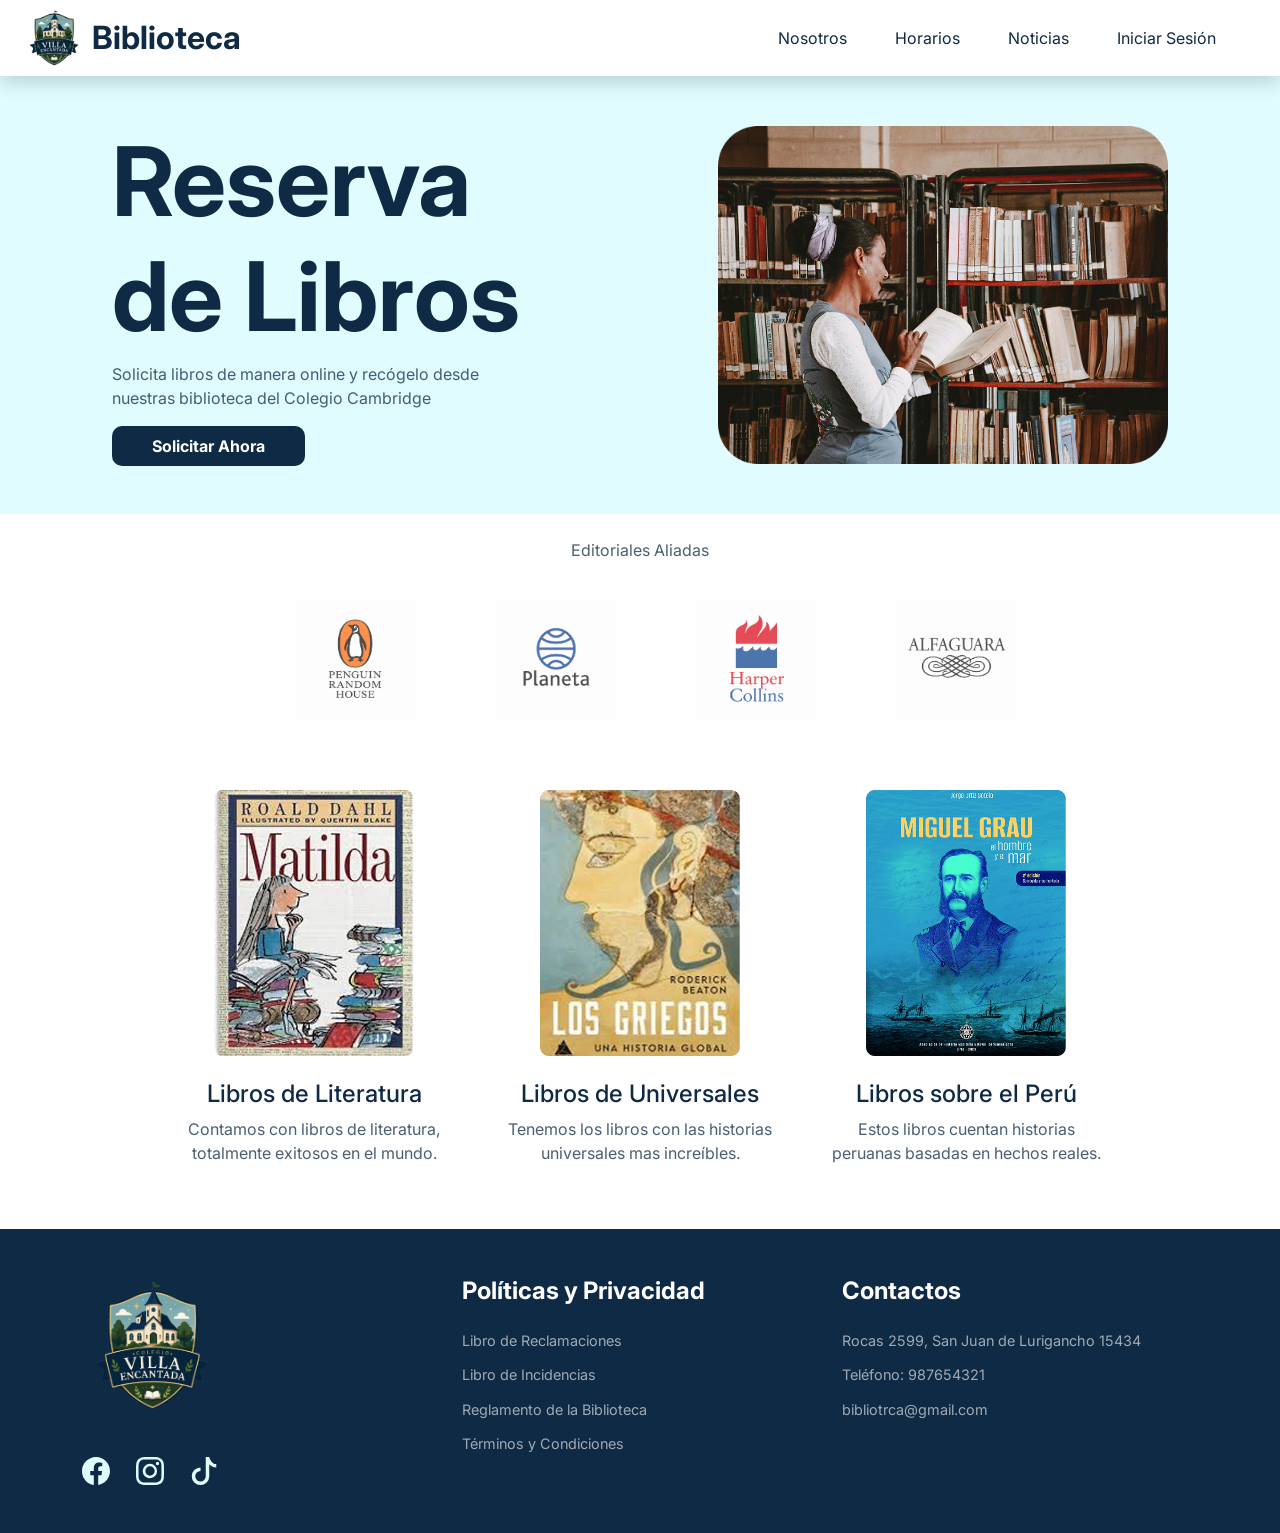
<file: src/main/resources/static/index.html>
<!DOCTYPE html>
<html lang="en">
<!--no borrar barra superior-->
<head>
    <meta charset="UTF-8">
    <meta name="viewport" content="width=device-width, initial-scale=1.0">
    <title>Sistema de Biblioteca - VE</title>
    <!-- CDN Booostrap -->
    <link href="https://cdn.jsdelivr.net/npm/bootstrap@5.3.8/dist/css/bootstrap.min.css" rel="stylesheet"
        integrity="sha384-sRIl4kxILFvY47J16cr9ZwB07vP4J8+LH7qKQnuqkuIAvNWLzeN8tE5YBujZqJLB" crossorigin="anonymous">
    <script src="https://cdn.jsdelivr.net/npm/bootstrap@5.3.8/dist/js/bootstrap.bundle.min.js"
        integrity="sha384-FKyoEForCGlyvwx9Hj09JcYn3nv7wiPVlz7YYwJrWVcXK/BmnVDxM+D2scQbITxI"
        crossorigin="anonymous"></script>
    <!-- Ruta Css -->
    <link rel="stylesheet" href="styles.css">
    <!-- CDN Tipografia -->
    <link rel="preconnect" href="https://fonts.googleapis.com">
    <link rel="preconnect" href="https://fonts.gstatic.com" crossorigin>
    <link
        href="https://fonts.googleapis.com/css2?family=Inter:ital,opsz,wght@0,14..32,100..900;1,14..32,100..900&display=swap"
        rel="stylesheet">
</head>
<!--no borrar barra superior-->
<body>
    <header class="shadow">
        <nav class="navbar navbar-expand-md px-4">
            <div class="d-flex align-items-center">
                <img src="img/logo-CVE.png" width="60" alt="logo">
                <h2 class="c-principal ms-2 m-0 fw-bold">Biblioteca</h2>
            </div>
            <button class="navbar-toggler" type="button" data-bs-toggle="collapse" data-bs-target="#menu">
                <span class="navbar-toggler-icon"></span>
            </button>
            <div class="collapse navbar-collapse justify-content-end" id="menu">
                <ul class="navbar-nav">
                   
                    <li class="nav-item">
                        <a class="nav-link c-principal" href="about.html">Nosotros</a>
                    </li>
                    <li class="nav-item">
                        <a class="nav-link c-principal" href="schedules.html">Horarios</a>
                    </li>
                    <li class="nav-item">
                        <a class="nav-link c-principal" href="news.html">Noticias</a>
                    </li>
                    <li class="nav-item">
                        <a class="nav-link c-principal" href="login.html">Iniciar Sesión</a>
                    </li>
                </ul>
            </div>

        </nav>
    </header>
    <main class="pb-5">
        <section class="hero-index container-fluid py-5">
            <div class="row align-items-center px-3 px-md-5">
                <div class="col-12 col-md-6 text-center text-md-start mb-4 mb-md-0">
                    <h1 class="c-principal fw-bolder display-3">
                        Reserva <br> de Libros
                    </h1>
                    <p class="c-principal opacity-75">
                        Solicita libros de manera online y recógelo desde <br class="d-none d-md-block">
                        nuestras biblioteca del Colegio Cambridge
                    </p>
                    <button class="btn-1">Solicitar Ahora</button>
                </div>
                <div class="col-12 col-md-6 text-center text-md-end">
                    <img src="img/img-hero.png" class="img-fluid hero-img" alt="img-hero-index">
                </div>
            </div>
        </section>
        <div class="pt-4">
            <p class="c-principal opacity-75 text-center">Editoriales Aliadas</p>
        </div>
        <section class="carrusel">
            <div class="slider">
                <div class="slide-track">
                    <div class="slide"><img src="img/img-logo1-carrusel.png" /></div>
                    <div class="slide"><img src="img/img-logo2-carrusel.png" /></div>
                    <div class="slide"><img src="img/img-logo3-carrusel.png" /></div>
                    <div class="slide"><img src="img/img-logo4-carrusel.png" /></div>
                    <div class="slide"><img src="img/img-logo5-carrusel.png" /></div>
                    <div class="slide"><img src="img/img-logo6-carrusel.png" /></div>
                    <div class="slide"><img src="img/img-logo7-carrusel.png" /></div>
                    <div class="slide"><img src="img/img-logo8-carrusel.png" /></div>
                </div>
            </div>
        </section>
        <section class="categoriaLibros pt-5">
            <div class="row justify-content-center">
                <div class="col-10 col-md-6 col-lg-3 text-center">
                    <img src="img/img-libro1-index.png" alt="" class="img-card-libro">
                    <div class="pt-4 c-principal px-3">
                        <h4>Libros de Literatura</h4>
                        <p class="opacity-75">Contamos con libros de literatura, totalmente exitosos en el mundo.</p>
                    </div>
                </div>
                <div class="col-10 col-md-6 col-lg-3 text-center">
                    <img src="img/img-libro2-index.png" alt="" class="img-card-libro">
                    <div class="pt-4 c-principal px-3">
                        <h4>Libros de Universales</h4>
                        <p class="opacity-75">Tenemos los libros con las historias universales mas increíbles. </p>
                    </div>
                </div>
                <div class="col-10 col-md-6 col-lg-3 text-center">
                    <img src="img/img-libro4-index.png" alt="" class="img-card-libro">
                    <div class="pt-4 c-principal px-3">
                        <h4>Libros sobre el Perú</h4>
                        <p class="opacity-75">Estos libros cuentan historias peruanas basadas en hechos reales.</p>
                    </div>
                </div>
            </div>
        </section>
    </main>
    <!--no borrar barra inferior-->
    <footer class="py-5">
        <div class="container">
            <div class="row gy-4">
                <div class="col-12 col-md-4 d-flex flex-column align-items-center align-items-md-start mb-4 mb-md-0">

                    <div class="footer-logo mb-3"> <img src="img/logo-CVE.png" alt="Logo Colegio Villa Encantada">
                    </div>

                    <div class="d-flex gap-3 align-items-center"> <a href="#" class="text-decoration-none"> <svg
                                xmlns="http://www.w3.org/2000/svg" width="24" height="24" fill="currentColor"
                                class="bi bi-facebook footer-icon" viewBox="0 0 16 16">
                                <path
                                    d="M16 8.049c0-4.446-3.582-8.05-8-8.05C3.58 0-.002 3.603-.002 8.05c0 4.017 2.926 7.347 6.75 7.951v-5.625h-2.03V8.05H6.75V6.275c0-2.017 1.195-3.131 3.022-3.131.876 0 1.791.157 1.791.157v1.98h-1.009c-.993 0-1.303.621-1.303 1.258v1.51h2.218l-.354 2.326H9.25V16c3.824-.604 6.75-3.934 6.75-7.951" />
                            </svg>
                        </a>

                        <a href="#" class="text-decoration-none">
                            <svg xmlns="http://www.w3.org/2000/svg" width="24" height="24" fill="currentColor"
                                class="bi bi-instagram footer-icon" viewBox="0 0 16 16">
                                <path
                                    d="M8 0C5.829 0 5.556.01 4.703.048 3.85.088 3.269.222 2.76.42a3.9 3.9 0 0 0-1.417.923A3.9 3.9 0 0 0 .42 2.76C.222 3.268.087 3.85.048 4.7.01 5.555 0 5.827 0 8.001c0 2.172.01 2.444.048 3.297.04.852.174 1.433.372 1.942.205.526.478.972.923 1.417.444.445.89.719 1.416.923.51.198 1.09.333 1.942.372C5.555 15.99 5.827 16 8 16s2.444-.01 3.298-.048c.851-.04 1.434-.174 1.943-.372a3.9 3.9 0 0 0 1.416-.923c.445-.445.718-.891.923-1.417.197-.509.332-1.09.372-1.942C15.99 10.445 16 10.173 16 8s-.01-2.445-.048-3.299c-.04-.851-.175-1.433-.372-1.941a3.9 3.9 0 0 0-.923-1.417A3.9 3.9 0 0 0 13.24.42c-.51-.198-1.092-.333-1.943-.372C10.443.01 10.172 0 7.998 0zm-.717 1.442h.718c2.136 0 2.389.007 3.232.046.78.035 1.204.166 1.486.275.373.145.64.319.92.599s.453.546.598.92c.11.281.24.705.275 1.485.039.843.047 1.096.047 3.231s-.008 2.389-.047 3.232c-.035.78-.166 1.203-.275 1.485a2.5 2.5 0 0 1-.599.919c-.28.28-.546.453-.92.598-.28.11-.704.24-1.485.276-.843.038-1.096.047-3.232.047s-2.39-.009-3.233-.047c-.78-.036-1.203-.166-1.485-.276a2.5 2.5 0 0 1-.92-.598 2.5 2.5 0 0 1-.6-.92c-.109-.281-.24-.705-.275-1.485-.038-.843-.046-1.096-.046-3.233s.008-2.388.046-3.231c.036-.78.166-1.204.276-1.486.145-.373.319-.64.599-.92s.546-.453.92-.598c.282-.11.705-.24 1.485-.276.738-.034 1.024-.044 2.515-.045zm4.988 1.328a.96.96 0 1 0 0 1.92.96.96 0 0 0 0-1.92m-4.27 1.122a4.109 4.109 0 1 0 0 8.217 4.109 4.109 0 0 0 0-8.217m0 1.441a2.667 2.667 0 1 1 0 5.334 2.667 2.667 0 0 1 0-5.334" />
                            </svg>
                        </a>

                        <a href="#" class="text-decoration-none">
                            <svg xmlns="http://www.w3.org/2000/svg" width="24" height="24" fill="currentColor"
                                class="bi bi-tiktok footer-icon" viewBox="0 0 16 16">
                                <path
                                    d="M9 0h1.98c.144.715.54 1.617 1.235 2.512C12.895 3.389 13.797 4 15 4v2c-1.753 0-3.07-.814-4-1.829V11a5 5 0 1 1-5-5v2a3 3 0 1 0 3 3z" />
                            </svg>
                        </a>
                    </div>
                </div>

                <div class="col-12 col-md-4 text-center text-md-start">
                    <h2>Políticas y Privacidad</h2>
                    <span>Libro de Reclamaciones</span>
                    <span>Libro de Incidencias</span>
                    <span>Reglamento de la Biblioteca</span>
                    <span>Términos y Condiciones</span>
                </div>

                <div class="col-12 col-md-4 text-center text-md-start">
                    <h2>Contactos</h2>
                    <p>Rocas 2599, San Juan de Lurigancho 15434</p>
                    <p>Teléfono: 987654321</p>
                    <p>bibliotrca@gmail.com</p>
                </div>

            </div>
        </div>
    </footer>
    <!--no borrar barra inferior-->
</body>

</html>
</file>
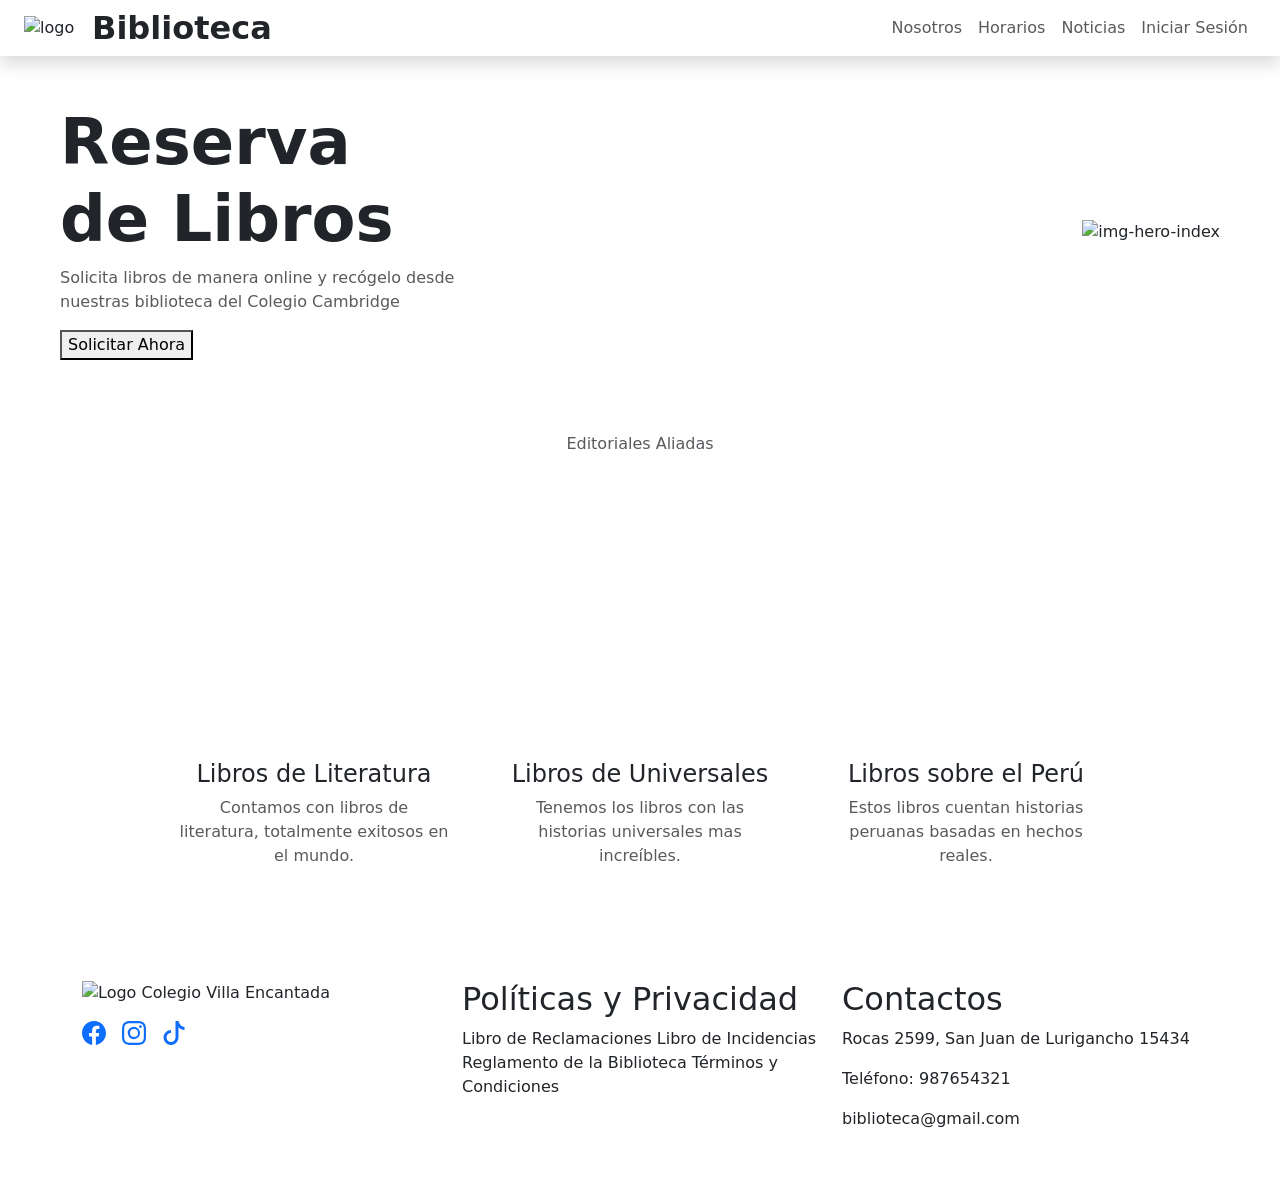
<file: src/main/resources/templates/index.html>
<!DOCTYPE html>
<html lang="es" xmlns:th="http://www.thymeleaf.org">
<!--no borrar barra superior-->

<head>
    <meta charset="UTF-8">
    <meta name="viewport" content="width=device-width, initial-scale=1.0">
    <title>Sistema de Biblioteca - VE</title>
    <!-- CDN Booostrap -->
    <link href="https://cdn.jsdelivr.net/npm/bootstrap@5.3.8/dist/css/bootstrap.min.css" rel="stylesheet"
        integrity="sha384-sRIl4kxILFvY47J16cr9ZwB07vP4J8+LH7qKQnuqkuIAvNWLzeN8tE5YBujZqJLB" crossorigin="anonymous">
    <script src="https://cdn.jsdelivr.net/npm/bootstrap@5.3.8/dist/js/bootstrap.bundle.min.js"
        integrity="sha384-FKyoEForCGlyvwx9Hj09JcYn3nv7wiPVlz7YYwJrWVcXK/BmnVDxM+D2scQbITxI"
        crossorigin="anonymous"></script>
    <!-- Ruta Css -->
    <link rel="stylesheet" th:href="@{/styles.css}">
    <!-- CDN Tipografia -->
    <link rel="preconnect" href="https://fonts.googleapis.com">
    <link rel="preconnect" href="https://fonts.gstatic.com" crossorigin>
    <link
        href="https://fonts.googleapis.com/css2?family=Inter:ital,opsz,wght@0,14..32,100..900;1,14..32,100..900&display=swap"
        rel="stylesheet">
</head>

<body>
    <header class="shadow">
        <nav class="navbar navbar-expand-md px-4">
            <div class="d-flex align-items-center">
                <img th:src="@{/img/logo-CVE.png}" width="60" alt="logo">
                <h2 class="c-principal ms-2 m-0 fw-bold">Biblioteca</h2>
            </div>
            <button class="navbar-toggler" type="button" data-bs-toggle="collapse" data-bs-target="#menu">
                <span class="navbar-toggler-icon"></span>
            </button>
            <div class="collapse navbar-collapse justify-content-end" id="menu">
                <ul class="navbar-nav">
                   
                    <li class="nav-item">
                        <a class="nav-link c-principal" th:href="@{/about}">Nosotros</a>
                    </li>
                    <li class="nav-item">
                        <a class="nav-link c-principal" th:href="@{/schedules}">Horarios</a>
                    </li>
                    <li class="nav-item">
                        <a class="nav-link c-principal" th:href="@{/news}">Noticias</a>
                    </li>
                    <li class="nav-item">
                        <a class="nav-link c-principal" th:href="@{/login}">Iniciar Sesión</a>
                    </li>
                </ul>
            </div>

        </nav>
    </header>
    <main class="pb-5">
        <section class="hero-index container-fluid py-5">
            <div class="row align-items-center px-3 px-md-5">
                <div class="col-12 col-md-6 text-center text-md-start mb-4 mb-md-0">
                    <h1 class="c-principal fw-bolder display-3">
                        Reserva <br> de Libros
                    </h1>
                    <p class="c-principal opacity-75">
                        Solicita libros de manera online y recógelo desde <br class="d-none d-md-block">
                        nuestras biblioteca del Colegio Cambridge
                    </p>
                    <button class="btn-1">Solicitar Ahora</button>
                </div>
                <div class="col-12 col-md-6 text-center text-md-end">
                    <img th:src="@{/img/img-hero.png}" class="img-fluid hero-img" alt="img-hero-index">
                </div>
            </div>
        </section>
        <div class="pt-4">
            <p class="c-principal opacity-75 text-center">Editoriales Aliadas</p>
        </div>
        <section class="carrusel">
            <div class="slider">
                <div class="slide-track">
                    <div class="slide"><img th:src="@{/img/img-logo1-carrusel.png}" /></div>
                    <div class="slide"><img th:src="@{/img/img-logo2-carrusel.png}" /></div>
                    <div class="slide"><img th:src="@{/img/img-logo3-carrusel.png}" /></div>
                    <div class="slide"><img th:src="@{/img/img-logo4-carrusel.png}" /></div>
                    <div class="slide"><img th:src="@{/img/img-logo5-carrusel.png}" /></div>
                    <div class="slide"><img th:src="@{/img/img-logo6-carrusel.png}" /></div>
                    <div class="slide"><img th:src="@{/img/img-logo7-carrusel.png}" /></div>
                    <div class="slide"><img th:src="@{/img/img-logo8-carrusel.png}" /></div>
                </div>
            </div>
        </section>
        <section class="categoriaLibros pt-5">
            <div class="row justify-content-center">
                <div class="col-10 col-md-6 col-lg-3 text-center">
                    <img th:src="@{/img/img-libro1-index.png}" alt="" class="img-card-libro">
                    <div class="pt-4 c-principal px-3">
                        <h4>Libros de Literatura</h4>
                        <p class="opacity-75">Contamos con libros de literatura, totalmente exitosos en el mundo.</p>
                    </div>
                </div>
                <div class="col-10 col-md-6 col-lg-3 text-center">
                    <img th:src="@{/img/img-libro2-index.png}" alt="" class="img-card-libro">
                    <div class="pt-4 c-principal px-3">
                        <h4>Libros de Universales</h4>
                        <p class="opacity-75">Tenemos los libros con las historias universales mas increíbles. </p>
                    </div>
                </div>
                <div class="col-10 col-md-6 col-lg-3 text-center">
                    <img th:src="@{/img/img-libro4-index.png}" alt="" class="img-card-libro">
                    <div class="pt-4 c-principal px-3">
                        <h4>Libros sobre el Perú</h4>
                        <p class="opacity-75">Estos libros cuentan historias peruanas basadas en hechos reales.</p>
                    </div>
                </div>
            </div>
        </section>
    </main>

    <footer class="py-5">
        <div class="container">
            <div class="row gy-4">
                <div class="col-12 col-md-4 d-flex flex-column align-items-center align-items-md-start mb-4 mb-md-0">

                    <div class="footer-logo mb-3"> <img th:src="@{/img/logo-CVE.png}"
                            alt="Logo Colegio Villa Encantada">
                    </div>

                    <div class="d-flex gap-3 align-items-center"> <a href="#" class="text-decoration-none"> <svg
                                xmlns="http://www.w3.org/2000/svg" width="24" height="24" fill="currentColor"
                                class="bi bi-facebook footer-icon" viewBox="0 0 16 16">
                                <path
                                    d="M16 8.049c0-4.446-3.582-8.05-8-8.05C3.58 0-.002 3.603-.002 8.05c0 4.017 2.926 7.347 6.75 7.951v-5.625h-2.03V8.05H6.75V6.275c0-2.017 1.195-3.131 3.022-3.131.876 0 1.791.157 1.791.157v1.98h-1.009c-.993 0-1.303.621-1.303 1.258v1.51h2.218l-.354 2.326H9.25V16c3.824-.604 6.75-3.934 6.75-7.951" />
                            </svg>
                        </a>

                        <a href="#" class="text-decoration-none">
                            <svg xmlns="http://www.w3.org/2000/svg" width="24" height="24" fill="currentColor"
                                class="bi bi-instagram footer-icon" viewBox="0 0 16 16">
                                <path
                                    d="M8 0C5.829 0 5.556.01 4.703.048 3.85.088 3.269.222 2.76.42a3.9 3.9 0 0 0-1.417.923A3.9 3.9 0 0 0 .42 2.76C.222 3.268.087 3.85.048 4.7.01 5.555 0 5.827 0 8.001c0 2.172.01 2.444.048 3.297.04.852.174 1.433.372 1.942.205.526.478.972.923 1.417.444.445.89.719 1.416.923.51.198 1.09.333 1.942.372C5.555 15.99 5.827 16 8 16s2.444-.01 3.298-.048c.851-.04 1.434-.174 1.943-.372a3.9 3.9 0 0 0 1.416-.923c.445-.445.718-.891.923-1.417.197-.509.332-1.09.372-1.942C15.99 10.445 16 10.173 16 8s-.01-2.445-.048-3.299c-.04-.851-.175-1.433-.372-1.941a3.9 3.9 0 0 0-.923-1.417A3.9 3.9 0 0 0 13.24.42c-.51-.198-1.092-.333-1.943-.372C10.443.01 10.172 0 7.998 0zm-.717 1.442h.718c2.136 0 2.389.007 3.232.046.78.035 1.204.166 1.486.275.373.145.64.319.92.599s.453.546.598.92c.11.281.24.705.275 1.485.039.843.047 1.096.047 3.231s-.008 2.389-.047 3.232c-.035.78-.166 1.203-.275 1.485a2.5 2.5 0 0 1-.599.919c-.28.28-.546.453-.92.598-.28.11-.704.24-1.485.276-.843.038-1.096.047-3.232.047s-2.39-.009-3.233-.047c-.78-.036-1.203-.166-1.485-.276a2.5 2.5 0 0 1-.92-.598 2.5 2.5 0 0 1-.6-.92c-.109-.281-.24-.705-.275-1.485-.038-.843-.046-1.096-.046-3.233s.008-2.388.046-3.231c.036-.78.166-1.204.276-1.486.145-.373.319-.64.599-.92s.546-.453.92-.598c.282-.11.705-.24 1.485-.276.738-.034 1.024-.044 2.515-.045zm4.988 1.328a.96.96 0 1 0 0 1.92.96.96 0 0 0 0-1.92m-4.27 1.122a4.109 4.109 0 1 0 0 8.217 4.109 4.109 0 0 0 0-8.217m0 1.441a2.667 2.667 0 1 1 0 5.334 2.667 2.667 0 0 1 0-5.334" />
                            </svg>
                        </a>

                        <a href="#" class="text-decoration-none">
                            <svg xmlns="http://www.w3.org/2000/svg" width="24" height="24" fill="currentColor"
                                class="bi bi-tiktok footer-icon" viewBox="0 0 16 16">
                                <path
                                    d="M9 0h1.98c.144.715.54 1.617 1.235 2.512C12.895 3.389 13.797 4 15 4v2c-1.753 0-3.07-.814-4-1.829V11a5 5 0 1 1-5-5v2a3 3 0 1 0 3 3z" />
                            </svg>
                        </a>
                    </div>
                </div>

                <div class="col-12 col-md-4 text-center text-md-start">
                    <h2>Políticas y Privacidad</h2>
                    <span>Libro de Reclamaciones</span>
                    <span>Libro de Incidencias</span>
                    <span>Reglamento de la Biblioteca</span>
                    <span>Términos y Condiciones</span>
                </div>

                <div class="col-12 col-md-4 text-center text-md-start">
                    <h2>Contactos</h2>
                    <p>Rocas 2599, San Juan de Lurigancho 15434</p>
                    <p>Teléfono: 987654321</p>
                    <p>biblioteca@gmail.com</p>
                </div>

            </div>
        </div>
    </footer>
</body>

</html>
</file>
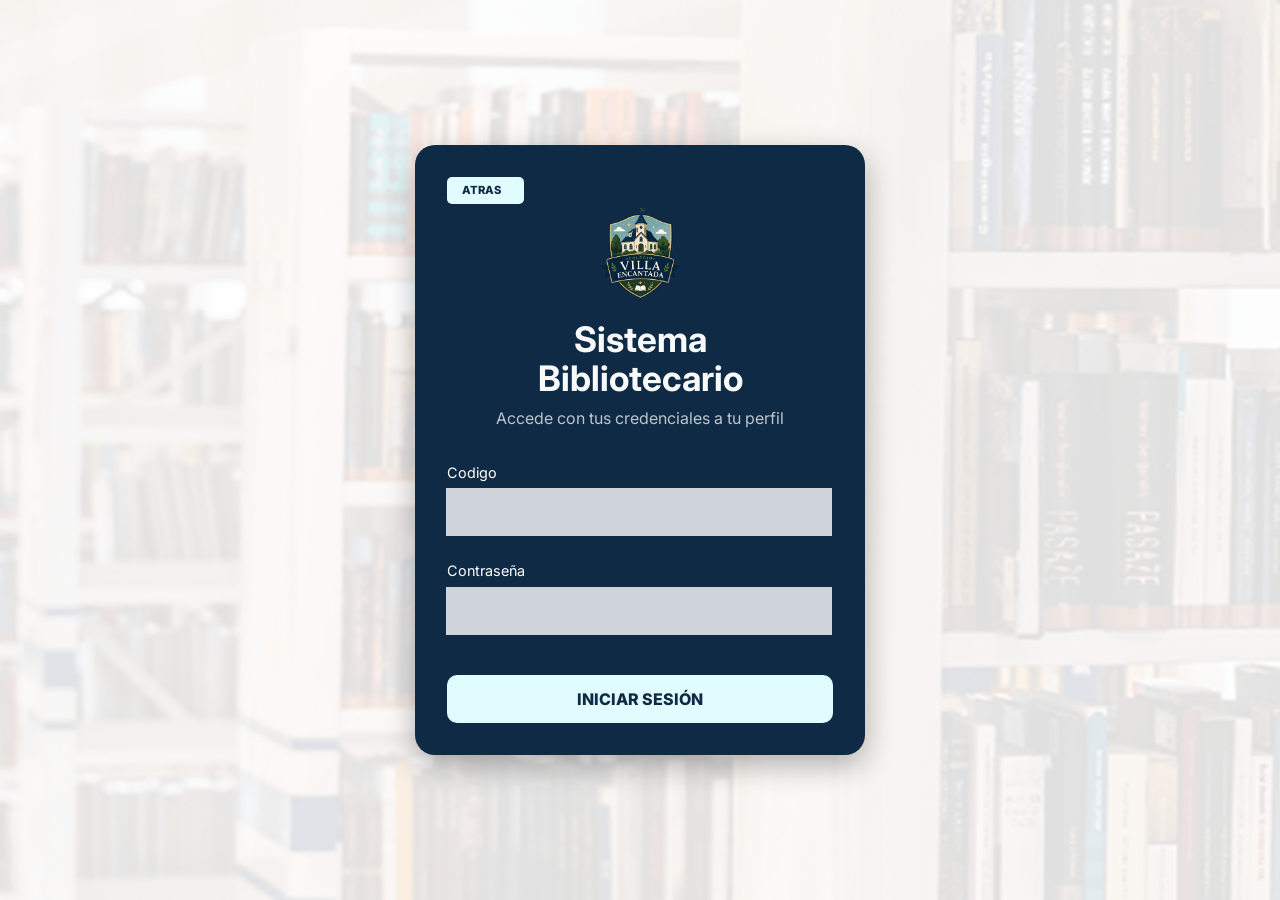
<file: src/main/resources/static/login.html>
<!DOCTYPE html>
<html lang="en">

<head>
    <meta charset="UTF-8">
    <meta name="viewport" content="width=device-width, initial-scale=1.0">
    <title>Acceso al Sistema</title>
    <!-- CDN Booostrap -->
    <link href="https://cdn.jsdelivr.net/npm/bootstrap@5.3.8/dist/css/bootstrap.min.css" rel="stylesheet"
        integrity="sha384-sRIl4kxILFvY47J16cr9ZwB07vP4J8+LH7qKQnuqkuIAvNWLzeN8tE5YBujZqJLB" crossorigin="anonymous">
    <script src="https://cdn.jsdelivr.net/npm/bootstrap@5.3.8/dist/js/bootstrap.bundle.min.js"
        integrity="sha384-FKyoEForCGlyvwx9Hj09JcYn3nv7wiPVlz7YYwJrWVcXK/BmnVDxM+D2scQbITxI"
        crossorigin="anonymous"></script>
    <!-- Ruta Css -->
    <link rel="stylesheet" href="styles.css">
    <!-- CDN Tipografia -->
    <link rel="preconnect" href="https://fonts.googleapis.com">
    <link rel="preconnect" href="https://fonts.gstatic.com" crossorigin>
    <link
        href="https://fonts.googleapis.com/css2?family=Inter:ital,opsz,wght@0,14..32,100..900;1,14..32,100..900&display=swap"
        rel="stylesheet">
</head>

<body>
    <main class="login-container">
        <section class="login-card">
            <div class="header-card text-center">
                <a href="index.html" class="btn-atras text-decoration-none text-center">ATRAS</a>
            </div>
            <div class="login-info">
                <img src="img/logo-CVE.png" alt="Logo Colegio" class="logo-login">
                <h1 class="text-light">Sistema <br> Bibliotecario</h1>
                <p class="text-light opacity-75">Accede con tus credenciales a tu perfil</p>
            </div>

            <form class="login-form needs-validation" novalidate>
                <div class="input-group">
                    <label for="codigo">Codigo</label>
                    <input type="text" id="codigo" name="codigo" required>
                    <div class="invalid-feedback">
                        Por favor, ingresa tu código.
                    </div>
                </div>

                <div class="input-group">
                    <label for="password">Contraseña</label>
                    <input type="password" id="password" name="password" required>
                    <div class="invalid-feedback">
                        La contraseña es obligatoria.
                    </div>
                </div>

                <button type="submit" class="btn-iniciar">INICIAR SESIÓN</button>
            </form>
        </section>
    </main>
</body>

</html>
</file>
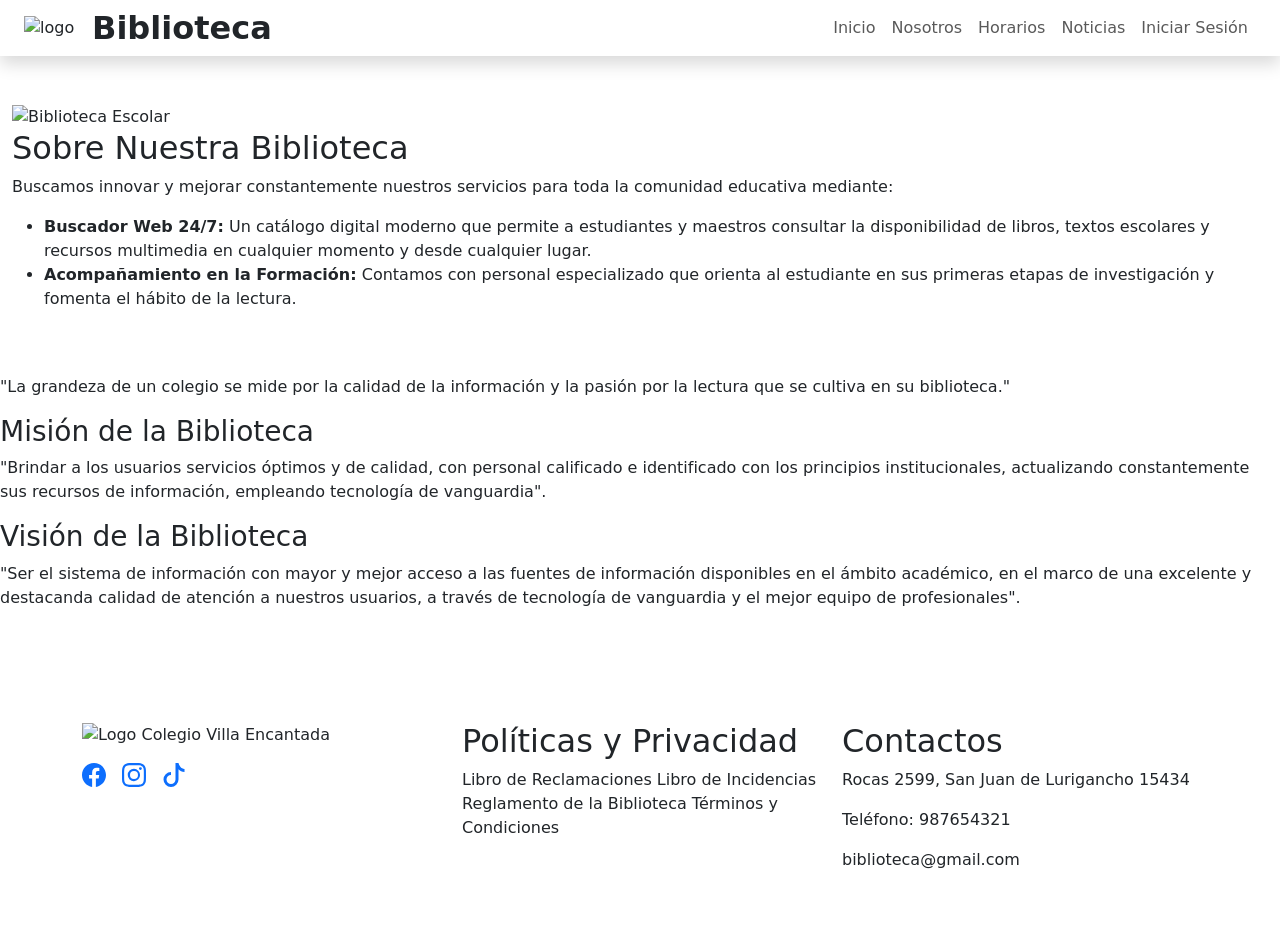
<file: src/main/resources/templates/about.html>
<!DOCTYPE html>
<html lang="es" xmlns:th="http://www.thymeleaf.org">

<head>
    <meta charset="UTF-8">
    <meta name="viewport" content="width=device-width, initial-scale=1.0">
    <title>Nosotros</title>
    <!-- CDN Booostrap -->
    <link href="https://cdn.jsdelivr.net/npm/bootstrap@5.3.8/dist/css/bootstrap.min.css" rel="stylesheet"
        integrity="sha384-sRIl4kxILFvY47J16cr9ZwB07vP4J8+LH7qKQnuqkuIAvNWLzeN8tE5YBujZqJLB" crossorigin="anonymous">
    <script src="https://cdn.jsdelivr.net/npm/bootstrap@5.3.8/dist/js/bootstrap.bundle.min.js"
        integrity="sha384-FKyoEForCGlyvwx9Hj09JcYn3nv7wiPVlz7YYwJrWVcXK/BmnVDxM+D2scQbITxI"
        crossorigin="anonymous"></script>
    <!-- Ruta Css -->
    <link rel="stylesheet" th:href="@{/styles.css}">
    <!-- CDN Tipografia -->
    <link rel="preconnect" href="https://fonts.googleapis.com">
    <link rel="preconnect" href="https://fonts.gstatic.com" crossorigin>
    <link
        href="https://fonts.googleapis.com/css2?family=Inter:ital,opsz,wght@0,14..32,100..900;1,14..32,100..900&display=swap"
        rel="stylesheet">
</head>

<body>
    <header class="shadow">
        <nav class="navbar navbar-expand-md px-4">
            <div class="d-flex align-items-center">
                <img th:src="@{/img/logo-CVE.png}" width="60" alt="logo">
                <h2 class="c-principal ms-2 m-0 fw-bold">Biblioteca</h2>
            </div>
            <button class="navbar-toggler" type="button" data-bs-toggle="collapse" data-bs-target="#menu">
                <span class="navbar-toggler-icon"></span>
            </button>
            <div class="collapse navbar-collapse justify-content-end" id="menu">
                <ul class="navbar-nav">
                    <li class="nav-item">
                        <a class="nav-link c-principal" th:href="@{/}">Inicio</a>
                    </li>
                    <li class="nav-item">
                        <a class="nav-link c-principal" th:href="@{/about}">Nosotros</a>
                    </li>
                    <li class="nav-item">
                        <a class="nav-link c-principal" th:href="@{/schedules}">Horarios</a>
                    </li>
                    <li class="nav-item">
                        <a class="nav-link c-principal" th:href="@{/news}">Noticias</a>
                    </li>
                    <li class="nav-item">
                        <a class="nav-link c-principal" th:href="@{/login}">Iniciar Sesión</a>
                    </li>
                </ul>
            </div>

        </nav>
    </header>

    <main class="pb-5">
        <section id="nosotros" class="nosotros-section container-fluid py-5">
            <div class="nosotros-contenido">
                <div class="nosotros-imagen">
                    <img th:src="@{/img/img-biblioteca-inferior.jpg}" alt="Biblioteca Escolar">
                </div>

                <div class="nosotros-texto">
                    <h2>Sobre Nuestra Biblioteca</h2>
                    <p>
                        Buscamos innovar y mejorar constantemente nuestros servicios para toda
                        la comunidad educativa mediante:
                    </p>

                    <ul>
                        <li>
                            <strong>Buscador Web 24/7:</strong> Un catálogo digital moderno
                            que permite a estudiantes y maestros consultar la disponibilidad
                            de libros, textos escolares y recursos multimedia en cualquier momento
                            y desde cualquier lugar.
                        </li>
                        <li>
                            <strong>Acompañamiento en la Formación:</strong> Contamos con
                            personal especializado que orienta al estudiante en sus primeras
                            etapas de investigación y fomenta el hábito de la lectura.
                        </li>
                    </ul>
                </div>
            </div>
            </div>
        </section>

        <section>
            <div class="frase-biblioteca">
                <p>
                    "La grandeza de un colegio se mide por la calidad de la información
                    y la pasión por la lectura que se cultiva en su biblioteca."
                </p>
            </div>

            <div class="mision-vision">
                <div class="card-info">
                    <h3>Misión de la Biblioteca</h3>
                    <p>
                        "Brindar a los usuarios servicios óptimos y de calidad, con personal
                        calificado e identificado con los principios institucionales,
                        actualizando constantemente sus recursos de información, empleando
                        tecnología de vanguardia".
                    </p>
                </div>

                <div class="card-info">
                    <h3>Visión de la Biblioteca</h3>
                    <p>
                        "Ser el sistema de información con mayor y mejor acceso a las fuentes
                        de información disponibles en el ámbito académico, en el marco de una excelente y
                        destacanda calidad de atención a nuestros usuarios, a través de tecnología de vanguardia
                        y el mejor equipo de profesionales".
                    </p>
                </div>
            </div>
        </section>
    </main>

    <footer class="py-5">
        <div class="container">
            <div class="row gy-4">
                <div class="col-12 col-md-4 d-flex flex-column align-items-center align-items-md-start mb-4 mb-md-0">

                    <div class="footer-logo mb-3"> <img th:src="@{/img/logo-CVE.png}"
                            alt="Logo Colegio Villa Encantada">
                    </div>

                    <div class="d-flex gap-3 align-items-center"> <a href="#" class="text-decoration-none"> <svg
                                xmlns="http://www.w3.org/2000/svg" width="24" height="24" fill="currentColor"
                                class="bi bi-facebook footer-icon" viewBox="0 0 16 16">
                                <path
                                    d="M16 8.049c0-4.446-3.582-8.05-8-8.05C3.58 0-.002 3.603-.002 8.05c0 4.017 2.926 7.347 6.75 7.951v-5.625h-2.03V8.05H6.75V6.275c0-2.017 1.195-3.131 3.022-3.131.876 0 1.791.157 1.791.157v1.98h-1.009c-.993 0-1.303.621-1.303 1.258v1.51h2.218l-.354 2.326H9.25V16c3.824-.604 6.75-3.934 6.75-7.951" />
                            </svg>
                        </a>

                        <a href="#" class="text-decoration-none">
                            <svg xmlns="http://www.w3.org/2000/svg" width="24" height="24" fill="currentColor"
                                class="bi bi-instagram footer-icon" viewBox="0 0 16 16">
                                <path
                                    d="M8 0C5.829 0 5.556.01 4.703.048 3.85.088 3.269.222 2.76.42a3.9 3.9 0 0 0-1.417.923A3.9 3.9 0 0 0 .42 2.76C.222 3.268.087 3.85.048 4.7.01 5.555 0 5.827 0 8.001c0 2.172.01 2.444.048 3.297.04.852.174 1.433.372 1.942.205.526.478.972.923 1.417.444.445.89.719 1.416.923.51.198 1.09.333 1.942.372C5.555 15.99 5.827 16 8 16s2.444-.01 3.298-.048c.851-.04 1.434-.174 1.943-.372a3.9 3.9 0 0 0 1.416-.923c.445-.445.718-.891.923-1.417.197-.509.332-1.09.372-1.942C15.99 10.445 16 10.173 16 8s-.01-2.445-.048-3.299c-.04-.851-.175-1.433-.372-1.941a3.9 3.9 0 0 0-.923-1.417A3.9 3.9 0 0 0 13.24.42c-.51-.198-1.092-.333-1.943-.372C10.443.01 10.172 0 7.998 0zm-.717 1.442h.718c2.136 0 2.389.007 3.232.046.78.035 1.204.166 1.486.275.373.145.64.319.92.599s.453.546.598.92c.11.281.24.705.275 1.485.039.843.047 1.096.047 3.231s-.008 2.389-.047 3.232c-.035.78-.166 1.203-.275 1.485a2.5 2.5 0 0 1-.599.919c-.28.28-.546.453-.92.598-.28.11-.704.24-1.485.276-.843.038-1.096.047-3.232.047s-2.39-.009-3.233-.047c-.78-.036-1.203-.166-1.485-.276a2.5 2.5 0 0 1-.92-.598 2.5 2.5 0 0 1-.6-.92c-.109-.281-.24-.705-.275-1.485-.038-.843-.046-1.096-.046-3.233s.008-2.388.046-3.231c.036-.78.166-1.204.276-1.486.145-.373.319-.64.599-.92s.546-.453.92-.598c.282-.11.705-.24 1.485-.276.738-.034 1.024-.044 2.515-.045zm4.988 1.328a.96.96 0 1 0 0 1.92.96.96 0 0 0 0-1.92m-4.27 1.122a4.109 4.109 0 1 0 0 8.217 4.109 4.109 0 0 0 0-8.217m0 1.441a2.667 2.667 0 1 1 0 5.334 2.667 2.667 0 0 1 0-5.334" />
                            </svg>
                        </a>

                        <a href="#" class="text-decoration-none">
                            <svg xmlns="http://www.w3.org/2000/svg" width="24" height="24" fill="currentColor"
                                class="bi bi-tiktok footer-icon" viewBox="0 0 16 16">
                                <path
                                    d="M9 0h1.98c.144.715.54 1.617 1.235 2.512C12.895 3.389 13.797 4 15 4v2c-1.753 0-3.07-.814-4-1.829V11a5 5 0 1 1-5-5v2a3 3 0 1 0 3 3z" />
                            </svg>
                        </a>
                    </div>
                </div>

                <div class="col-12 col-md-4 text-center text-md-start">
                    <h2>Políticas y Privacidad</h2>
                    <span>Libro de Reclamaciones</span>
                    <span>Libro de Incidencias</span>
                    <span>Reglamento de la Biblioteca</span>
                    <span>Términos y Condiciones</span>
                </div>

                <div class="col-12 col-md-4 text-center text-md-start">
                    <h2>Contactos</h2>
                    <p>Rocas 2599, San Juan de Lurigancho 15434</p>
                    <p>Teléfono: 987654321</p>
                    <p>biblioteca@gmail.com</p>
                </div>

            </div>
        </div>
    </footer>
</body>

</html>
</file>
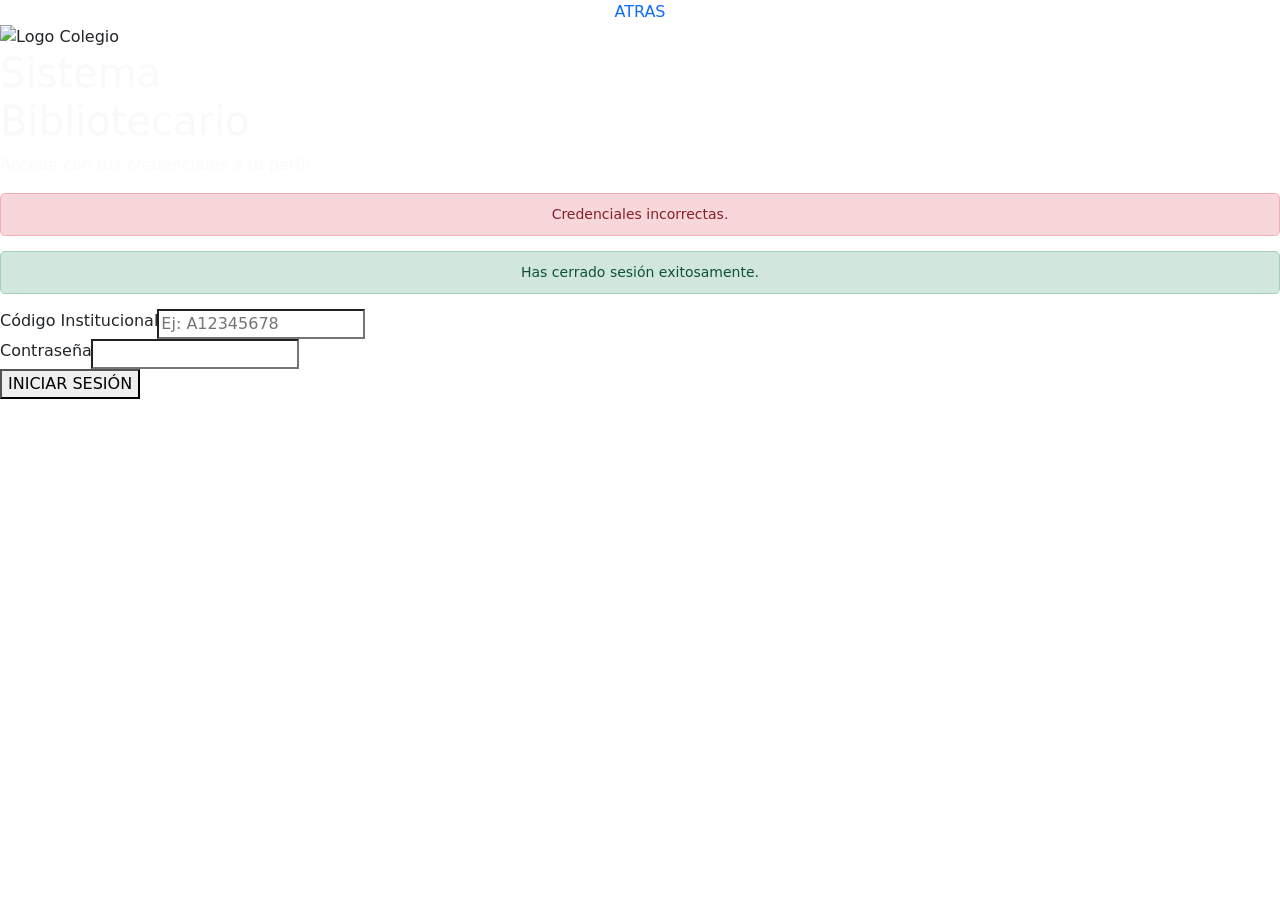
<file: src/main/resources/templates/login.html>
<!DOCTYPE html>
<html lang="es" xmlns:th="http://www.thymeleaf.org">

<head>
    <meta charset="UTF-8">
    <meta name="viewport" content="width=device-width, initial-scale=1.0">
    <title>Acceso al Sistema</title>
    <!-- CDN Booostrap -->
    <link href="https://cdn.jsdelivr.net/npm/bootstrap@5.3.8/dist/css/bootstrap.min.css" rel="stylesheet"
        integrity="sha384-sRIl4kxILFvY47J16cr9ZwB07vP4J8+LH7qKQnuqkuIAvNWLzeN8tE5YBujZqJLB" crossorigin="anonymous">
    <script src="https://cdn.jsdelivr.net/npm/bootstrap@5.3.8/dist/js/bootstrap.bundle.min.js"
        integrity="sha384-FKyoEForCGlyvwx9Hj09JcYn3nv7wiPVlz7YYwJrWVcXK/BmnVDxM+D2scQbITxI"
        crossorigin="anonymous"></script>
    <!-- Ruta Css -->
    <link rel="stylesheet" th:href="@{/styles.css}">
    <!-- CDN Tipografia -->
    <link rel="preconnect" href="https://fonts.googleapis.com">
    <link rel="preconnect" href="https://fonts.gstatic.com" crossorigin>
    <link
        href="https://fonts.googleapis.com/css2?family=Inter:ital,opsz,wght@0,14..32,100..900;1,14..32,100..900&display=swap"
        rel="stylesheet">
</head>

<body>
    <main class="login-container">
        <section class="login-card">
            <div class="header-card text-center">
                <a th:href="@{/}" class="btn-atras text-decoration-none text-center">ATRAS</a>
            </div>
            <div class="login-info">
                <img th:src="@{/img/logo-CVE.png}" alt="Logo Colegio" class="logo-login">
                <h1 class="text-light">Sistema <br> Bibliotecario</h1>
                <p class="text-light opacity-75">Accede con tus credenciales a tu perfil</p>
            </div>

            <form th:action="@{/login}" method="post" class="login-form needs-validation" novalidate>
                <div th:if="${param.error}" class="alert alert-danger text-center"
                    style="background-color: #f8d7da; color: #842029; padding: 10px; border-radius: 5px; margin-bottom: 15px; font-size: 14px;">
                    Credenciales incorrectas.
                </div>
                <div th:if="${param.logout}" class="alert alert-success text-center"
                    style="background-color: #d1e7dd; color: #0f5132; padding: 10px; border-radius: 5px; margin-bottom: 15px; font-size: 14px;">
                    Has cerrado sesión exitosamente.
                </div>

                <div class="input-group">
                    <label for="codigo">Código Institucional</label>
                    <input type="text" id="codigo" name="username" placeholder="Ej: A12345678"
                        pattern="[A-Za-z][0-9]{8}" maxlength="9" required>
                    <div class="invalid-feedback">
                        Por favor, ingresa un código válido (1 letra y 8 números).
                    </div>
                </div>

                <div class="input-group">
                    <label for="password">Contraseña</label>
                    <input type="password" id="password" name="password" required>
                    <div class="invalid-feedback">
                        La contraseña es obligatoria.
                    </div>
                </div>

                <button type="submit" class="btn-iniciar">INICIAR SESIÓN</button>
            </form>
        </section>
    </main>
</body>

</html>
</file>
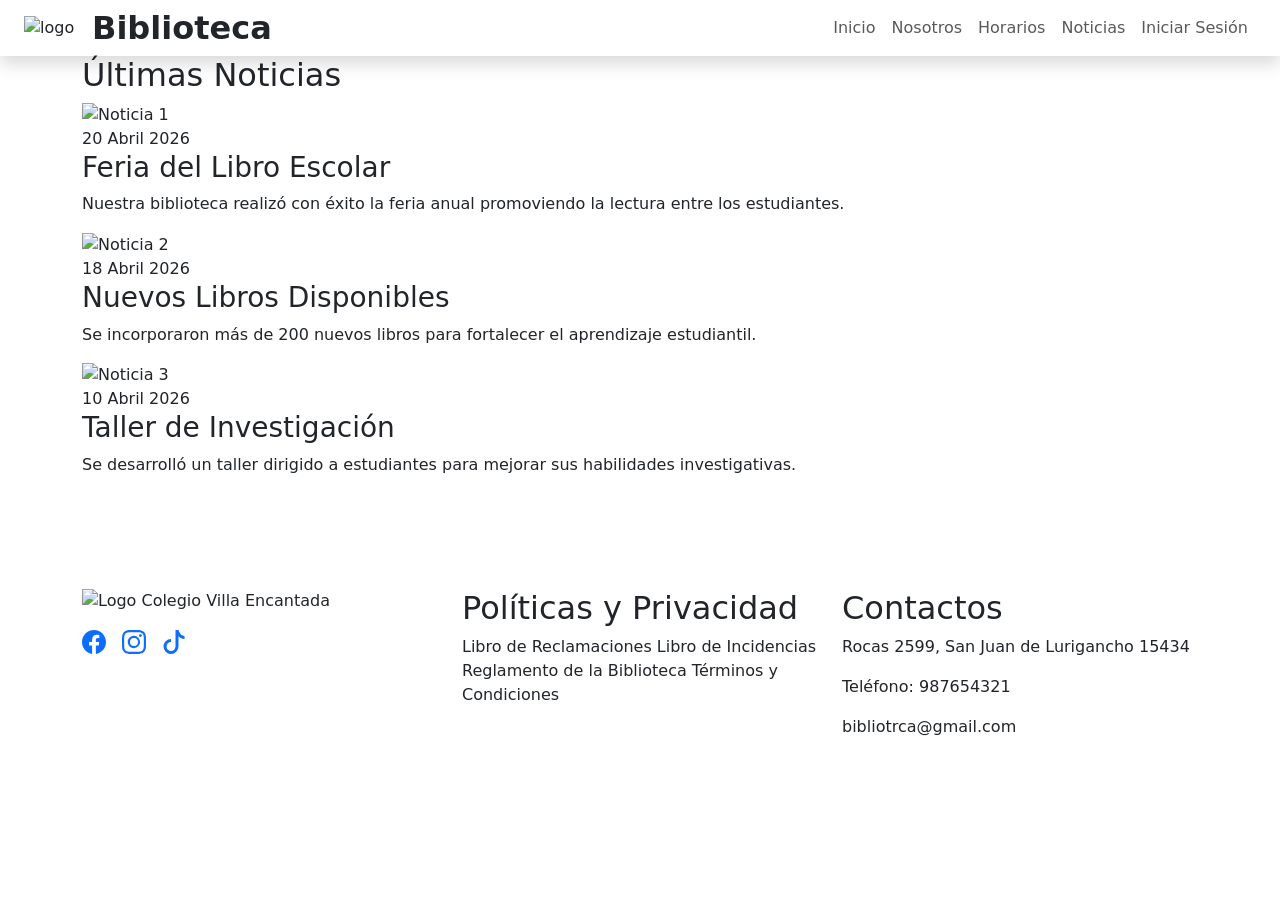
<file: src/main/resources/templates/news.html>
<!DOCTYPE html>
<html lang="es" xmlns:th="http://www.thymeleaf.org">
<head>
    <meta charset="UTF-8">
    <meta name="viewport" content="width=device-width, initial-scale=1.0">
    <title>Noticia</title>
    <!-- CDN Booostrap -->
    <link href="https://cdn.jsdelivr.net/npm/bootstrap@5.3.8/dist/css/bootstrap.min.css" rel="stylesheet" integrity="sha384-sRIl4kxILFvY47J16cr9ZwB07vP4J8+LH7qKQnuqkuIAvNWLzeN8tE5YBujZqJLB" crossorigin="anonymous">
    <script src="https://cdn.jsdelivr.net/npm/bootstrap@5.3.8/dist/js/bootstrap.bundle.min.js" integrity="sha384-FKyoEForCGlyvwx9Hj09JcYn3nv7wiPVlz7YYwJrWVcXK/BmnVDxM+D2scQbITxI" crossorigin="anonymous"></script>
    <!-- Ruta Css -->
    <link rel="stylesheet" th:href="@{/styles.css}">
    <!-- CDN Tipografia -->
    <link rel="preconnect" href="https://fonts.googleapis.com">
    <link rel="preconnect" href="https://fonts.gstatic.com" crossorigin>
    <link href="https://fonts.googleapis.com/css2?family=Inter:ital,opsz,wght@0,14..32,100..900;1,14..32,100..900&display=swap" rel="stylesheet">
</head>
<body>
        <header class="shadow">
        <nav class="navbar navbar-expand-md px-4">
            <div class="d-flex align-items-center">
                <img th:src="@{/img/logo-CVE.png}" width="60" alt="logo">
                <h2 class="c-principal ms-2 m-0 fw-bold">Biblioteca</h2>
            </div>
            <button class="navbar-toggler" type="button" data-bs-toggle="collapse" data-bs-target="#menu">
                <span class="navbar-toggler-icon"></span>
            </button>
            <div class="collapse navbar-collapse justify-content-end" id="menu">
                <ul class="navbar-nav">
                     <li class="nav-item">
                        <a class="nav-link c-principal" th:href="@{/}">Inicio</a>
                    </li>
                    <li class="nav-item">
                        <a class="nav-link c-principal" th:href="@{/about}">Nosotros</a>
                    </li>
                    <li class="nav-item">
                        <a class="nav-link c-principal" th:href="@{/schedules}">Horarios</a>
                    </li>
                    <li class="nav-item">
                        <a class="nav-link c-principal" th:href="@{/news}">Noticias</a>
                    </li>
                    <li class="nav-item">
                        <a class="nav-link c-principal" th:href="@{/login}">Iniciar Sesión</a>
                    </li>
                </ul>
            </div>

        </nav>
    </header>
    

    <main class="pb-5">
    <section id="noticias" class="noticias-section">
    <div class="container">
        <h2 class="titulo-noticias">Últimas Noticias</h2>

        <div class="noticias-grid">

            <div class="noticia-card">
                <img th:src="@{/img/img-noticia1.png}" alt="Noticia 1">

                <div class="noticia-contenido">
                    <span class="fecha">20 Abril 2026</span>
                    <h3>Feria del Libro Escolar</h3>
                    <p>
                        Nuestra biblioteca realizó con éxito la feria anual
                        promoviendo la lectura entre los estudiantes.
                    </p>
                </div>
            </div>

            <div class="noticia-card">
                <img th:src="@{/img/img-noticia2.jpg}" alt="Noticia 2">

                <div class="noticia-contenido">
                    <span class="fecha">18 Abril 2026</span>
                    <h3>Nuevos Libros Disponibles</h3>
                    <p>
                        Se incorporaron más de 200 nuevos libros para
                        fortalecer el aprendizaje estudiantil.
                    </p>
                </div>
            </div>

            <div class="noticia-card">
                <img th:src="@{/img/img-noticia3.png}" alt="Noticia 3">

                <div class="noticia-contenido">
                    <span class="fecha">10 Abril 2026</span>
                    <h3>Taller de Investigación</h3>
                    <p>
                        Se desarrolló un taller dirigido a estudiantes para
                        mejorar sus habilidades investigativas.
                    </p>
                </div>
            </div>

        </div>
    </div>
    </section>    
    </main>


    <footer class="py-5">
        <div class="container">
            <div class="row gy-4">
                <div class="col-12 col-md-4 d-flex flex-column align-items-center align-items-md-start mb-4 mb-md-0">

                    <div class="footer-logo mb-3"> <img th:src="@{/img/logo-CVE.png}" alt="Logo Colegio Villa Encantada">
                    </div>

                    <div class="d-flex gap-3 align-items-center"> <a href="#" class="text-decoration-none"> <svg
                                xmlns="http://www.w3.org/2000/svg" width="24" height="24" fill="currentColor"
                                class="bi bi-facebook footer-icon" viewBox="0 0 16 16">
                                <path
                                    d="M16 8.049c0-4.446-3.582-8.05-8-8.05C3.58 0-.002 3.603-.002 8.05c0 4.017 2.926 7.347 6.75 7.951v-5.625h-2.03V8.05H6.75V6.275c0-2.017 1.195-3.131 3.022-3.131.876 0 1.791.157 1.791.157v1.98h-1.009c-.993 0-1.303.621-1.303 1.258v1.51h2.218l-.354 2.326H9.25V16c3.824-.604 6.75-3.934 6.75-7.951" />
                            </svg>
                        </a>

                        <a href="#" class="text-decoration-none">
                            <svg xmlns="http://www.w3.org/2000/svg" width="24" height="24" fill="currentColor"
                                class="bi bi-instagram footer-icon" viewBox="0 0 16 16">
                                <path
                                    d="M8 0C5.829 0 5.556.01 4.703.048 3.85.088 3.269.222 2.76.42a3.9 3.9 0 0 0-1.417.923A3.9 3.9 0 0 0 .42 2.76C.222 3.268.087 3.85.048 4.7.01 5.555 0 5.827 0 8.001c0 2.172.01 2.444.048 3.297.04.852.174 1.433.372 1.942.205.526.478.972.923 1.417.444.445.89.719 1.416.923.51.198 1.09.333 1.942.372C5.555 15.99 5.827 16 8 16s2.444-.01 3.298-.048c.851-.04 1.434-.174 1.943-.372a3.9 3.9 0 0 0 1.416-.923c.445-.445.718-.891.923-1.417.197-.509.332-1.09.372-1.942C15.99 10.445 16 10.173 16 8s-.01-2.445-.048-3.299c-.04-.851-.175-1.433-.372-1.941a3.9 3.9 0 0 0-.923-1.417A3.9 3.9 0 0 0 13.24.42c-.51-.198-1.092-.333-1.943-.372C10.443.01 10.172 0 7.998 0zm-.717 1.442h.718c2.136 0 2.389.007 3.232.046.78.035 1.204.166 1.486.275.373.145.64.319.92.599s.453.546.598.92c.11.281.24.705.275 1.485.039.843.047 1.096.047 3.231s-.008 2.389-.047 3.232c-.035.78-.166 1.203-.275 1.485a2.5 2.5 0 0 1-.599.919c-.28.28-.546.453-.92.598-.28.11-.704.24-1.485.276-.843.038-1.096.047-3.232.047s-2.39-.009-3.233-.047c-.78-.036-1.203-.166-1.485-.276a2.5 2.5 0 0 1-.92-.598 2.5 2.5 0 0 1-.6-.92c-.109-.281-.24-.705-.275-1.485-.038-.843-.046-1.096-.046-3.233s.008-2.388.046-3.231c.036-.78.166-1.204.276-1.486.145-.373.319-.64.599-.92s.546-.453.92-.598c.282-.11.705-.24 1.485-.276.738-.034 1.024-.044 2.515-.045zm4.988 1.328a.96.96 0 1 0 0 1.92.96.96 0 0 0 0-1.92m-4.27 1.122a4.109 4.109 0 1 0 0 8.217 4.109 4.109 0 0 0 0-8.217m0 1.441a2.667 2.667 0 1 1 0 5.334 2.667 2.667 0 0 1 0-5.334" />
                            </svg>
                        </a>

                        <a href="#" class="text-decoration-none">
                            <svg xmlns="http://www.w3.org/2000/svg" width="24" height="24" fill="currentColor"
                                class="bi bi-tiktok footer-icon" viewBox="0 0 16 16">
                                <path
                                    d="M9 0h1.98c.144.715.54 1.617 1.235 2.512C12.895 3.389 13.797 4 15 4v2c-1.753 0-3.07-.814-4-1.829V11a5 5 0 1 1-5-5v2a3 3 0 1 0 3 3z" />
                            </svg>
                        </a>
                    </div>
                </div>

                <div class="col-12 col-md-4 text-center text-md-start">
                    <h2>Políticas y Privacidad</h2>
                    <span>Libro de Reclamaciones</span>
                    <span>Libro de Incidencias</span>
                    <span>Reglamento de la Biblioteca</span>
                    <span>Términos y Condiciones</span>
                </div>

                <div class="col-12 col-md-4 text-center text-md-start">
                    <h2>Contactos</h2>
                    <p>Rocas 2599, San Juan de Lurigancho 15434</p>
                    <p>Teléfono: 987654321</p>
                    <p>bibliotrca@gmail.com</p>
                </div>

            </div>
        </div>
    </footer>

</body>
</html>
</file>
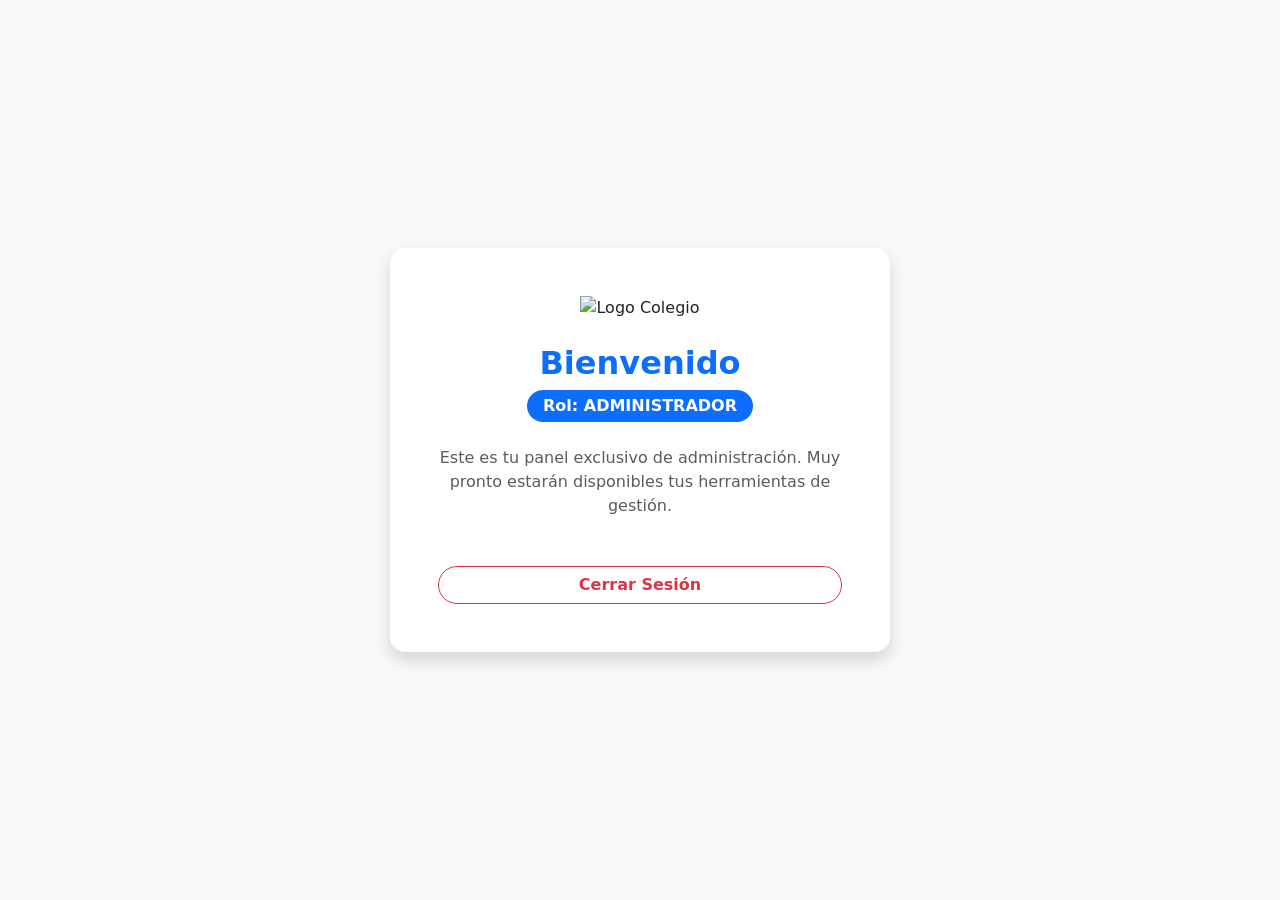
<file: src/main/resources/templates/panel-admin.html>
<!DOCTYPE html>
<html lang="es" xmlns:th="http://www.thymeleaf.org">

<head>
    <meta charset="UTF-8">
    <title>Panel Administrador</title>
    <link href="https://cdn.jsdelivr.net/npm/bootstrap@5.3.8/dist/css/bootstrap.min.css" rel="stylesheet">
</head>

<body class="bg-light d-flex align-items-center justify-content-center" style="height: 100vh; margin: 0;">
    <div class="card shadow border-0" style="max-width: 500px; width: 90%; border-radius: 15px;">
        <div class="card-body text-center p-5">
            <img th:src="@{/img/logo-CVE.png}" width="80" class="mb-4" alt="Logo Colegio">
            
            <h2 class="text-primary fw-bold mb-2" th:text="'Hola, ' + ${usuario.nombre}">Bienvenido</h2>
            <span class="badge bg-primary px-3 py-2 mb-4 fs-6 rounded-pill">Rol: ADMINISTRADOR</span>
            
            <p class="text-muted mb-5">Este es tu panel exclusivo de administración. Muy pronto estarán disponibles tus herramientas de gestión.</p>
            
            <form th:action="@{/logout}" method="post">
                <button type="submit" class="btn btn-outline-danger w-100 fw-bold rounded-pill">Cerrar Sesión</button>
            </form>
        </div>
    </div>
</body>

</html>
</file>
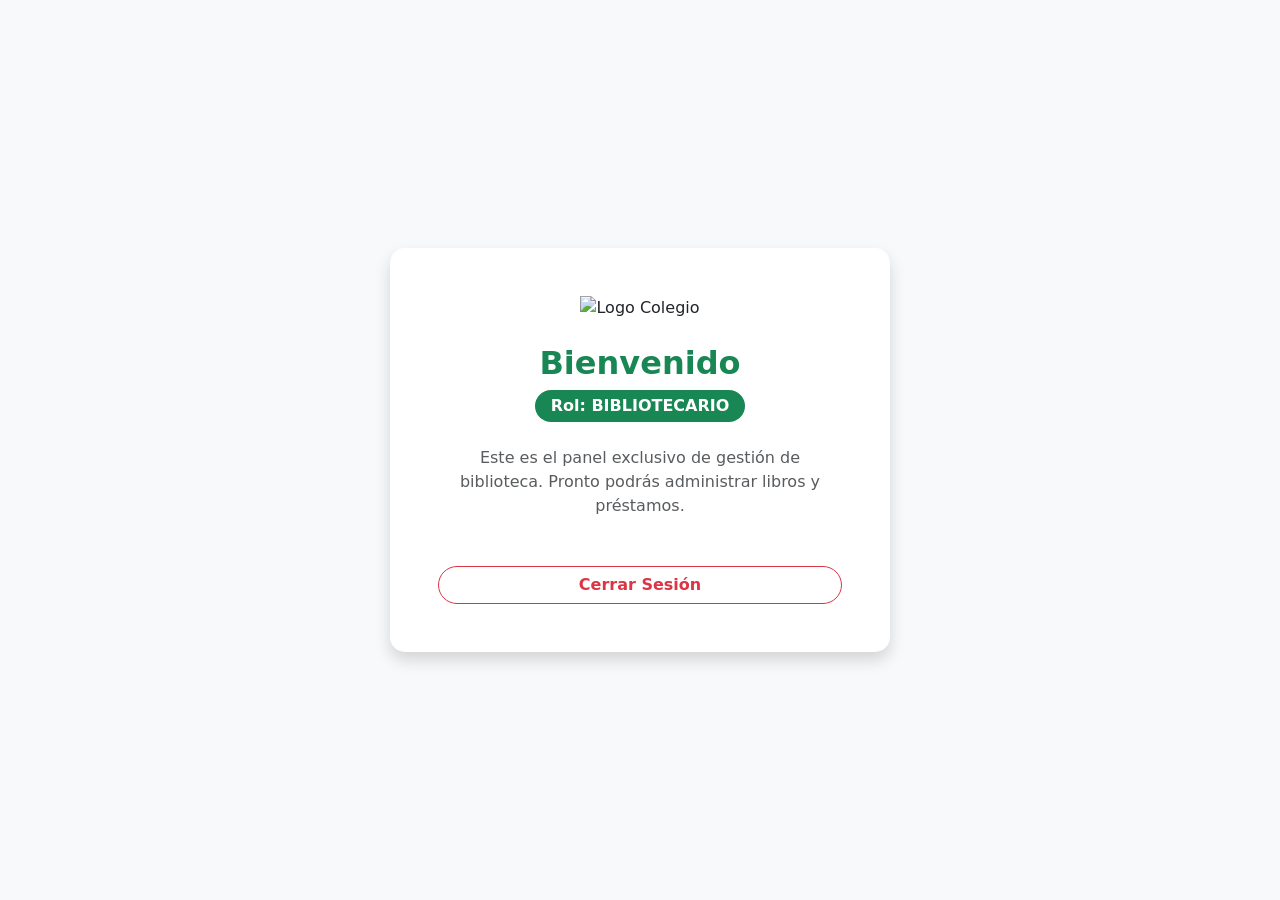
<file: src/main/resources/templates/panel-bibliotecario.html>
<!DOCTYPE html>
<html lang="es" xmlns:th="http://www.thymeleaf.org">

<head>
    <meta charset="UTF-8">
    <title>Panel Bibliotecario</title>
    <link href="https://cdn.jsdelivr.net/npm/bootstrap@5.3.8/dist/css/bootstrap.min.css" rel="stylesheet">
</head>

<body class="bg-light d-flex align-items-center justify-content-center" style="height: 100vh; margin: 0;">
    <div class="card shadow border-0" style="max-width: 500px; width: 90%; border-radius: 15px;">
        <div class="card-body text-center p-5">
            <img th:src="@{/img/logo-CVE.png}" width="80" class="mb-4" alt="Logo Colegio">
            
            <h2 class="text-success fw-bold mb-2" th:text="'Hola, ' + ${usuario.nombre}">Bienvenido</h2>
            <span class="badge bg-success px-3 py-2 mb-4 fs-6 rounded-pill">Rol: BIBLIOTECARIO</span>
            
            <p class="text-muted mb-5">Este es el panel exclusivo de gestión de biblioteca. Pronto podrás administrar libros y préstamos.</p>
            
            <form th:action="@{/logout}" method="post">
                <button type="submit" class="btn btn-outline-danger w-100 fw-bold rounded-pill">Cerrar Sesión</button>
            </form>
        </div>
    </div>
</body>

</html>
</file>
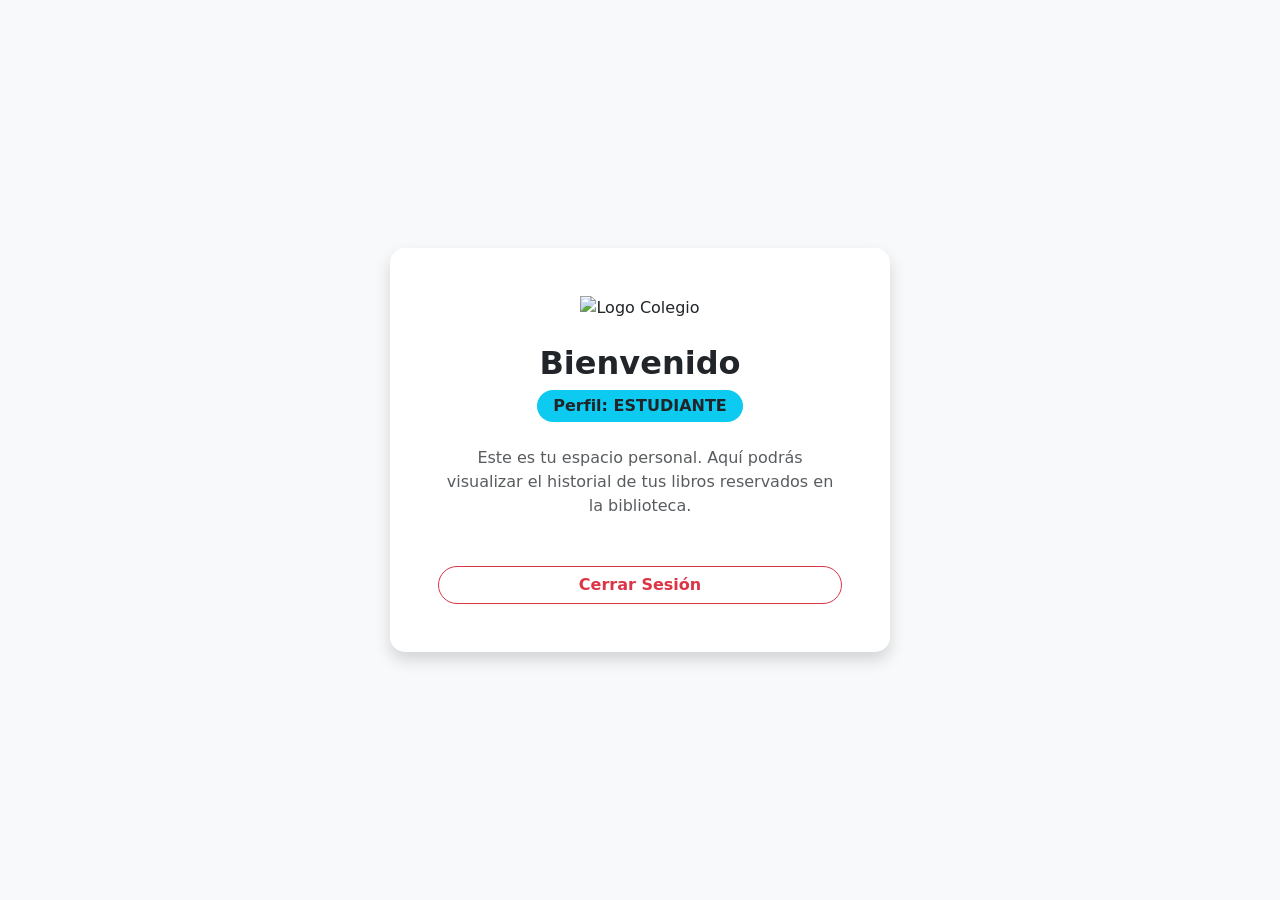
<file: src/main/resources/templates/panel-estudiante.html>
<!DOCTYPE html>
<html lang="es" xmlns:th="http://www.thymeleaf.org">

<head>
    <meta charset="UTF-8">
    <title>Panel Estudiante</title>
    <link href="https://cdn.jsdelivr.net/npm/bootstrap@5.3.8/dist/css/bootstrap.min.css" rel="stylesheet">
</head>

<body class="bg-light d-flex align-items-center justify-content-center" style="height: 100vh; margin: 0;">
    <div class="card shadow border-0" style="max-width: 500px; width: 90%; border-radius: 15px;">
        <div class="card-body text-center p-5">
            <img th:src="@{/img/logo-CVE.png}" width="80" class="mb-4" alt="Logo Colegio">
            
            <h2 class="text-info text-dark fw-bold mb-2" th:text="'Hola, ' + ${usuario.nombre}">Bienvenido</h2>
            <span class="badge bg-info text-dark px-3 py-2 mb-4 fs-6 rounded-pill">Perfil: ESTUDIANTE</span>
            
            <p class="text-muted mb-5">Este es tu espacio personal. Aquí podrás visualizar el historial de tus libros reservados en la biblioteca.</p>
            
            <form th:action="@{/logout}" method="post">
                <button type="submit" class="btn btn-outline-danger w-100 fw-bold rounded-pill">Cerrar Sesión</button>
            </form>
        </div>
    </div>
</body>

</html>
</file>
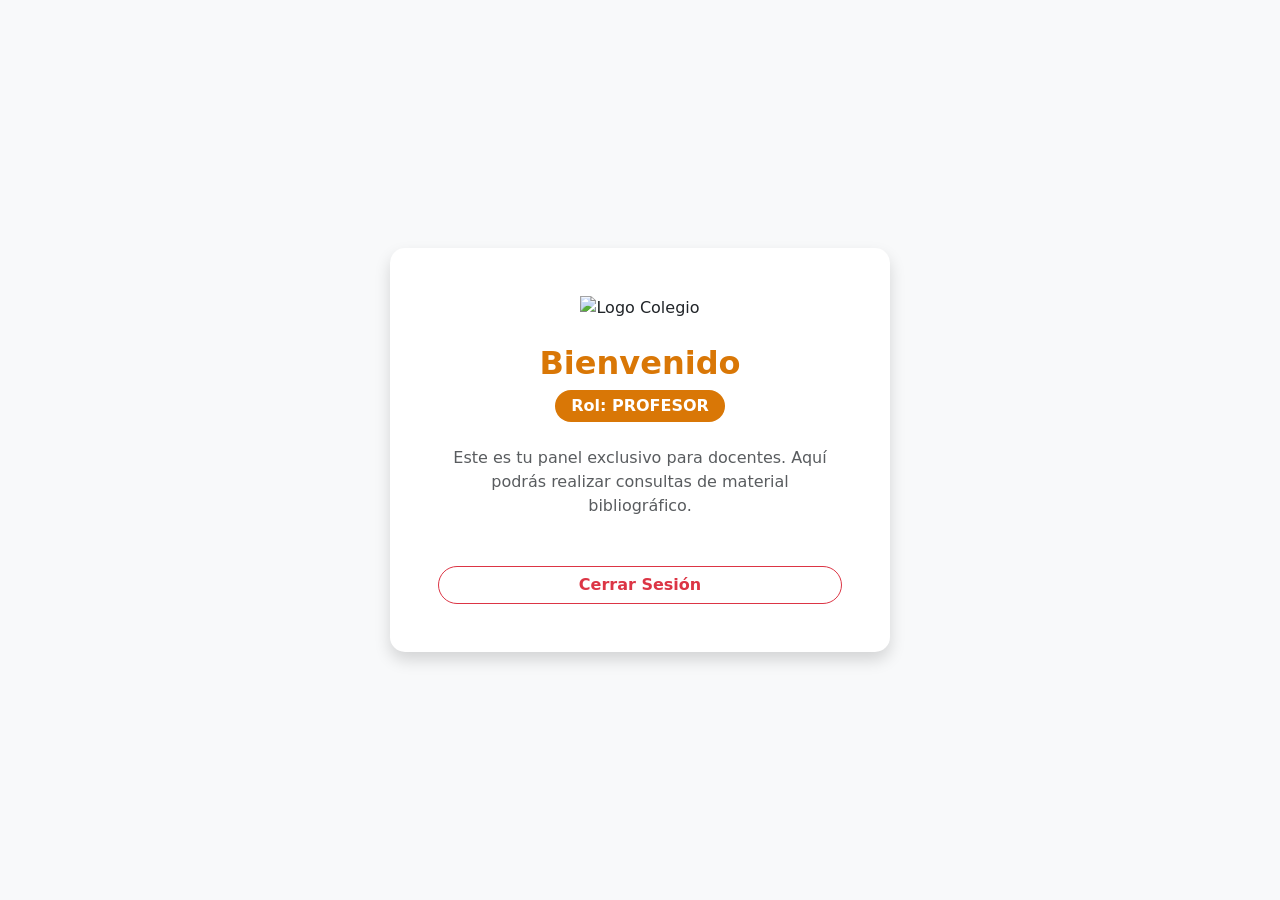
<file: src/main/resources/templates/panel-profesor.html>
<!DOCTYPE html>
<html lang="es" xmlns:th="http://www.thymeleaf.org">

<head>
    <meta charset="UTF-8">
    <title>Panel Profesor</title>
    <link href="https://cdn.jsdelivr.net/npm/bootstrap@5.3.8/dist/css/bootstrap.min.css" rel="stylesheet">
</head>

<body class="bg-light d-flex align-items-center justify-content-center" style="height: 100vh; margin: 0;">
    <div class="card shadow border-0" style="max-width: 500px; width: 90%; border-radius: 15px;">
        <div class="card-body text-center p-5">
            <img th:src="@{/img/logo-CVE.png}" width="80" class="mb-4" alt="Logo Colegio">
            
            <h2 class="fw-bold mb-2" style="color: #d97706;" th:text="'Hola, ' + ${usuario.nombre}">Bienvenido</h2>
            <span class="badge px-3 py-2 mb-4 fs-6 rounded-pill" style="background-color: #d97706;">Rol: PROFESOR</span>
            
            <p class="text-muted mb-5">Este es tu panel exclusivo para docentes. Aquí podrás realizar consultas de material bibliográfico.</p>
            
            <form th:action="@{/logout}" method="post">
                <button type="submit" class="btn btn-outline-danger w-100 fw-bold rounded-pill">Cerrar Sesión</button>
            </form>
        </div>
    </div>
</body>

</html>
</file>
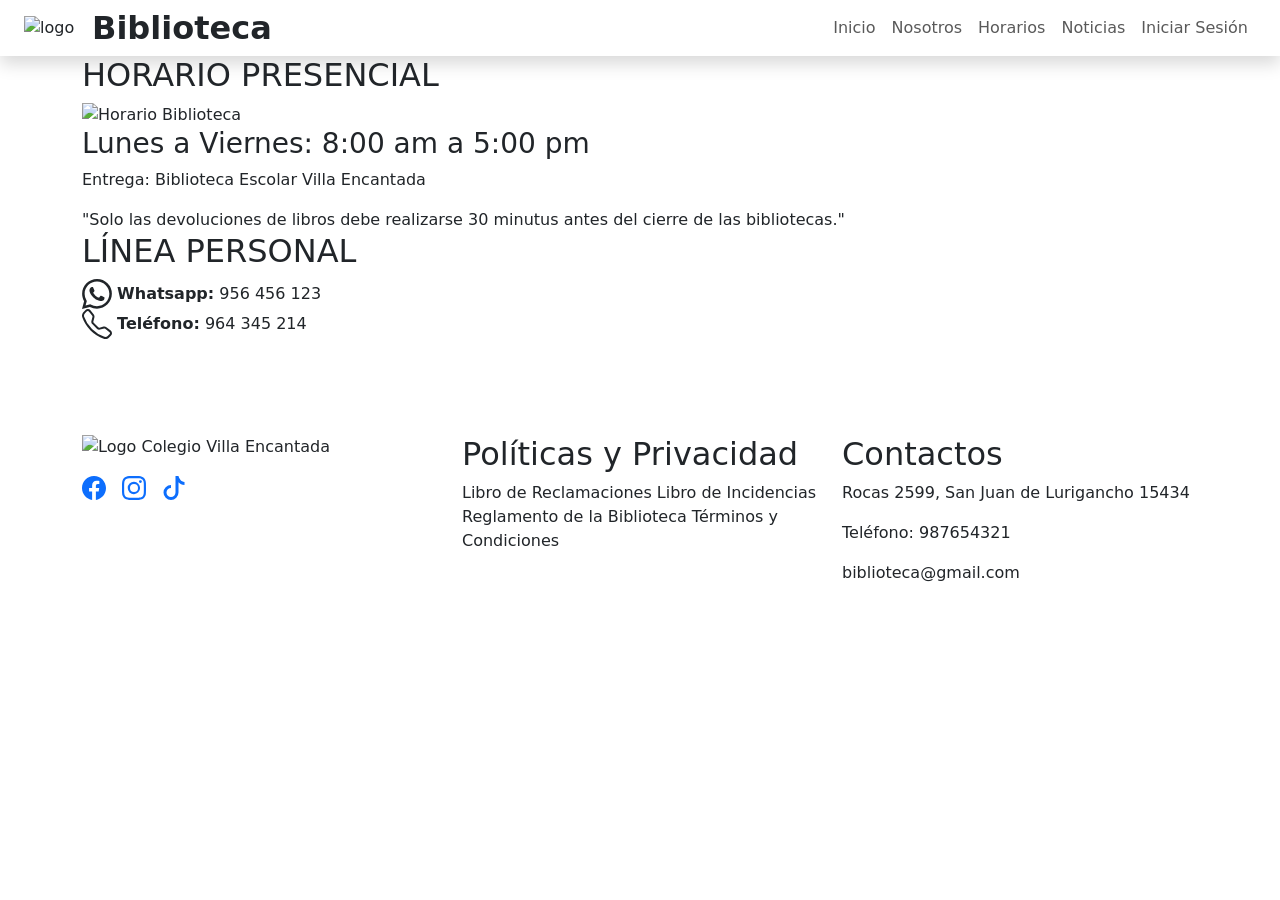
<file: src/main/resources/templates/schedules.html>
<!DOCTYPE html>
<html lang="es" xmlns:th="http://www.thymeleaf.org">

<head>
    <meta charset="UTF-8">
    <meta name="viewport" content="width=device-width, initial-scale=1.0">
    <title>Horario</title>
    <!-- CDN Booostrap -->
    <link href="https://cdn.jsdelivr.net/npm/bootstrap@5.3.8/dist/css/bootstrap.min.css" rel="stylesheet"
        integrity="sha384-sRIl4kxILFvY47J16cr9ZwB07vP4J8+LH7qKQnuqkuIAvNWLzeN8tE5YBujZqJLB" crossorigin="anonymous">
    <script src="https://cdn.jsdelivr.net/npm/bootstrap@5.3.8/dist/js/bootstrap.bundle.min.js"
        integrity="sha384-FKyoEForCGlyvwx9Hj09JcYn3nv7wiPVlz7YYwJrWVcXK/BmnVDxM+D2scQbITxI"
        crossorigin="anonymous"></script>
    <!-- Ruta Css -->
    <link rel="stylesheet" th:href="@{/styles.css}">
    <!-- CDN Tipografia -->
    <link rel="preconnect" href="https://fonts.googleapis.com">
    <link rel="preconnect" href="https://fonts.gstatic.com" crossorigin>
    <link
        href="https://fonts.googleapis.com/css2?family=Inter:ital,opsz,wght@0,14..32,100..900;1,14..32,100..900&display=swap"
        rel="stylesheet">
</head>

<body>
    <header class="shadow">
        <nav class="navbar navbar-expand-md px-4">
            <div class="d-flex align-items-center">
                <img th:src="@{/img/logo-CVE.png}" width="60" alt="logo">
                <h2 class="c-principal ms-2 m-0 fw-bold">Biblioteca</h2>
            </div>
            <button class="navbar-toggler" type="button" data-bs-toggle="collapse" data-bs-target="#menu">
                <span class="navbar-toggler-icon"></span>
            </button>
            <div class="collapse navbar-collapse justify-content-end" id="menu">
                <ul class="navbar-nav">
                    <li class="nav-item">
                        <a class="nav-link c-principal" th:href="@{/}">Inicio</a>
                    </li>
                    <li class="nav-item">
                        <a class="nav-link c-principal" th:href="@{/about}">Nosotros</a>
                    </li>
                    <li class="nav-item">
                        <a class="nav-link c-principal" th:href="@{/schedules}">Horarios</a>
                    </li>
                    <li class="nav-item">
                        <a class="nav-link c-principal" th:href="@{/news}">Noticias</a>
                    </li>
                    <li class="nav-item">
                        <a class="nav-link c-principal" th:href="@{/login}">Iniciar Sesión</a>
                    </li>
                </ul>
            </div>

        </nav>
    </header>


    <main class="pb-5">
        <section id="horarios" class="horarios-section">
            <div class="container">
                <h2 class="titulo-seccion">HORARIO PRESENCIAL</h2>

                <div class="horario-card">
                    <div class="horario-imagen">
                        <img th:src="@{/img/img-horario.png}" alt="Horario Biblioteca">
                    </div>

                    <div class="horario-info">
                        <h3>Lunes a Viernes: 8:00 am a 5:00 pm</h3>
                        <p>Entrega: Biblioteca Escolar Villa Encantada</p>

                        <span>
                            "Solo las devoluciones de libros debe realizarse 30
                            minutus antes del cierre de las bibliotecas."
                        </span>
                    </div>
                </div>

                <h2 class="titulo-seccion">LÍNEA PERSONAL</h2>

                <div class="contacto-card">
                    <div class="contacto-item">
                        <svg xmlns="http://www.w3.org/2000/svg" width="30" height="30" fill="currentColor"
                            class="bi bi-whatsapp" viewBox="0 0 16 16">
                            <path
                                d="M13.601 2.326A7.85 7.85 0 0 0 7.994 0C3.627 0 .068 3.558.064 7.926c0 1.399.366 2.76 1.057 3.965L0 16l4.204-1.102a7.9 7.9 0 0 0 3.79.965h.004c4.368 0 7.926-3.558 7.93-7.93A7.9 7.9 0 0 0 13.6 2.326zM7.994 14.521a6.6 6.6 0 0 1-3.356-.92l-.24-.144-2.494.654.666-2.433-.156-.251a6.56 6.56 0 0 1-1.007-3.505c0-3.626 2.957-6.584 6.591-6.584a6.56 6.56 0 0 1 4.66 1.931 6.56 6.56 0 0 1 1.928 4.66c-.004 3.639-2.961 6.592-6.592 6.592m3.615-4.934c-.197-.099-1.17-.578-1.353-.646-.182-.065-.315-.099-.445.099-.133.197-.513.646-.627.775-.114.133-.232.148-.43.05-.197-.1-.836-.308-1.592-.985-.59-.525-.985-1.175-1.103-1.372-.114-.198-.011-.304.088-.403.087-.088.197-.232.296-.346.1-.114.133-.198.198-.33.065-.134.034-.248-.015-.347-.05-.099-.445-1.076-.612-1.47-.16-.389-.323-.335-.445-.34-.114-.007-.247-.007-.38-.007a.73.73 0 0 0-.529.247c-.182.198-.691.677-.691 1.654s.71 1.916.81 2.049c.098.133 1.394 2.132 3.383 2.992.47.205.84.326 1.129.418.475.152.904.129 1.246.08.38-.058 1.171-.48 1.338-.943.164-.464.164-.86.114-.943-.049-.084-.182-.133-.38-.232" />
                        </svg>
                        <strong>Whatsapp:</strong> 956 456 123
                    </div>

                    <div class="contacto-item">
                        <svg xmlns="http://www.w3.org/2000/svg" width="30" height="30" fill="currentColor"
                            class="bi bi-telephone" viewBox="0 0 16 16">
                            <path
                                d="M3.654 1.328a.678.678 0 0 0-1.015-.063L1.605 2.3c-.483.484-.661 1.169-.45 1.77a17.6 17.6 0 0 0 4.168 6.608 17.6 17.6 0 0 0 6.608 4.168c.601.211 1.286.033 1.77-.45l1.034-1.034a.678.678 0 0 0-.063-1.015l-2.307-1.794a.68.68 0 0 0-.58-.122l-2.19.547a1.75 1.75 0 0 1-1.657-.459L5.482 8.062a1.75 1.75 0 0 1-.46-1.657l.548-2.19a.68.68 0 0 0-.122-.58zM1.884.511a1.745 1.745 0 0 1 2.612.163L6.29 2.98c.329.423.445.974.315 1.494l-.547 2.19a.68.68 0 0 0 .178.643l2.457 2.457a.68.68 0 0 0 .644.178l2.189-.547a1.75 1.75 0 0 1 1.494.315l2.306 1.794c.829.645.905 1.87.163 2.611l-1.034 1.034c-.74.74-1.846 1.065-2.877.702a18.6 18.6 0 0 1-7.01-4.42 18.6 18.6 0 0 1-4.42-7.009c-.362-1.03-.037-2.137.703-2.877z" />
                        </svg>
                        <strong>Teléfono:</strong> 964 345 214
                    </div>
                </div>
            </div>
        </section>
    </main>


    <footer class="py-5">
        <div class="container">
            <div class="row gy-4">
                <div class="col-12 col-md-4 d-flex flex-column align-items-center align-items-md-start mb-4 mb-md-0">

                    <div class="footer-logo mb-3"> <img th:src="@{/img/logo-CVE.png}"
                            alt="Logo Colegio Villa Encantada">
                    </div>

                    <div class="d-flex gap-3 align-items-center"> <a href="#" class="text-decoration-none"> <svg
                                xmlns="http://www.w3.org/2000/svg" width="24" height="24" fill="currentColor"
                                class="bi bi-facebook footer-icon" viewBox="0 0 16 16">
                                <path
                                    d="M16 8.049c0-4.446-3.582-8.05-8-8.05C3.58 0-.002 3.603-.002 8.05c0 4.017 2.926 7.347 6.75 7.951v-5.625h-2.03V8.05H6.75V6.275c0-2.017 1.195-3.131 3.022-3.131.876 0 1.791.157 1.791.157v1.98h-1.009c-.993 0-1.303.621-1.303 1.258v1.51h2.218l-.354 2.326H9.25V16c3.824-.604 6.75-3.934 6.75-7.951" />
                            </svg>
                        </a>

                        <a href="#" class="text-decoration-none">
                            <svg xmlns="http://www.w3.org/2000/svg" width="24" height="24" fill="currentColor"
                                class="bi bi-instagram footer-icon" viewBox="0 0 16 16">
                                <path
                                    d="M8 0C5.829 0 5.556.01 4.703.048 3.85.088 3.269.222 2.76.42a3.9 3.9 0 0 0-1.417.923A3.9 3.9 0 0 0 .42 2.76C.222 3.268.087 3.85.048 4.7.01 5.555 0 5.827 0 8.001c0 2.172.01 2.444.048 3.297.04.852.174 1.433.372 1.942.205.526.478.972.923 1.417.444.445.89.719 1.416.923.51.198 1.09.333 1.942.372C5.555 15.99 5.827 16 8 16s2.444-.01 3.298-.048c.851-.04 1.434-.174 1.943-.372a3.9 3.9 0 0 0 1.416-.923c.445-.445.718-.891.923-1.417.197-.509.332-1.09.372-1.942C15.99 10.445 16 10.173 16 8s-.01-2.445-.048-3.299c-.04-.851-.175-1.433-.372-1.941a3.9 3.9 0 0 0-.923-1.417A3.9 3.9 0 0 0 13.24.42c-.51-.198-1.092-.333-1.943-.372C10.443.01 10.172 0 7.998 0zm-.717 1.442h.718c2.136 0 2.389.007 3.232.046.78.035 1.204.166 1.486.275.373.145.64.319.92.599s.453.546.598.92c.11.281.24.705.275 1.485.039.843.047 1.096.047 3.231s-.008 2.389-.047 3.232c-.035.78-.166 1.203-.275 1.485a2.5 2.5 0 0 1-.599.919c-.28.28-.546.453-.92.598-.28.11-.704.24-1.485.276-.843.038-1.096.047-3.232.047s-2.39-.009-3.233-.047c-.78-.036-1.203-.166-1.485-.276a2.5 2.5 0 0 1-.92-.598 2.5 2.5 0 0 1-.6-.92c-.109-.281-.24-.705-.275-1.485-.038-.843-.046-1.096-.046-3.233s.008-2.388.046-3.231c.036-.78.166-1.204.276-1.486.145-.373.319-.64.599-.92s.546-.453.92-.598c.282-.11.705-.24 1.485-.276.738-.034 1.024-.044 2.515-.045zm4.988 1.328a.96.96 0 1 0 0 1.92.96.96 0 0 0 0-1.92m-4.27 1.122a4.109 4.109 0 1 0 0 8.217 4.109 4.109 0 0 0 0-8.217m0 1.441a2.667 2.667 0 1 1 0 5.334 2.667 2.667 0 0 1 0-5.334" />
                            </svg>
                        </a>

                        <a href="#" class="text-decoration-none">
                            <svg xmlns="http://www.w3.org/2000/svg" width="24" height="24" fill="currentColor"
                                class="bi bi-tiktok footer-icon" viewBox="0 0 16 16">
                                <path
                                    d="M9 0h1.98c.144.715.54 1.617 1.235 2.512C12.895 3.389 13.797 4 15 4v2c-1.753 0-3.07-.814-4-1.829V11a5 5 0 1 1-5-5v2a3 3 0 1 0 3 3z" />
                            </svg>
                        </a>
                    </div>
                </div>

                <div class="col-12 col-md-4 text-center text-md-start">
                    <h2>Políticas y Privacidad</h2>
                    <span>Libro de Reclamaciones</span>
                    <span>Libro de Incidencias</span>
                    <span>Reglamento de la Biblioteca</span>
                    <span>Términos y Condiciones</span>
                </div>

                <div class="col-12 col-md-4 text-center text-md-start">
                    <h2>Contactos</h2>
                    <p>Rocas 2599, San Juan de Lurigancho 15434</p>
                    <p>Teléfono: 987654321</p>
                    <p>biblioteca@gmail.com</p>
                </div>

            </div>
        </div>
    </footer>
</body>

</html>
</file>
<file: src/main/resources/static/styles.css>
/*Constantes y Globales*/
* {
    font-family: "Inter", sans-serif !important;
    margin: 0;
    padding: 0;
}

.c-principal {
    color: #0F2A44;
}

.c-secundario {
    color: #E0FCFF;
}

.btn-1 {
    background-color: #0F2A44;
    color: white;
    border-radius: 10px;
    border: 0;
    padding: 8px 40px;
    font-weight: 700;
}

/*Estilos para el Carrusel*/
.slider {
    width: 60%;
    overflow: hidden;
    background: white;
    padding: 20px 0;
}

.slide-track {
    display: flex;
    width: calc(200px * 8);
    animation: scroll 20s linear infinite;
}

.slide {
    width: 200px;
    display: flex;
    justify-content: center;
    align-items: center;
}

.slide img {
    width: 120px;
    opacity: 0.7;
    transition: 0.3s;
}

.slide img:hover {
    opacity: 1;
    transform: scale(1.1);
}

@keyframes scroll {
    0% {
        transform: translateX(0);
    }

    100% {
        transform: translateX(-50%);
    }
}

/*Estilos Header*/
header {
    position: sticky;
    top: 0;
    z-index: 1000;
    background: white;

    ul {
        li {
            padding-right: 2rem;
        }
    }
}

.navbar-toggler {
    border: none;
}

.navbar-toggler-icon {
    filter: invert(20%);
}

/*Estilos Main*/
main {
    .hero-index {
        background-color: #E0FCFF;
        padding: 4rem;

        h1 {
            font-size: 6rem;
        }

        @media (max-width: 768px) {
            padding: 3rem 1.5rem;
            text-align: center;

            h1 {
                font-size: 2.8rem;
            }

            p {
                font-size: 1rem;

                br {
                    display: none;
                }
            }
        }
    }

    .hero-img {
        max-width: 450px;
        height: auto;
        border-radius: 20px;/
    }

    @media (max-width: 768px) {
        .hero-img {
            max-width: 80%;
            margin-top: 2rem;
        }
    }
}

.hero-img {
    max-width: 450px;
}

@media (max-width: 768px) {
    .hero-img {
        max-width: 250px;
    }
}

.carrusel {
    display: flex;
    justify-content: center;
}

.categoriaLibros {
    display: flex;
    justify-content: center;
    overflow: hidden;

    .img-card-libro {
        width: 200px;
        height: auto;
    }
}

/*Estilos Footer*/
footer {
    background-color: #0F2A44;
    padding: 4rem 2rem;
}

footer h2 {
    color: white;
    font-size: 1.5rem;
    font-weight: 700;
    margin-bottom: 1.5rem;
}

footer span,
footer p {
    display: block;
    color: #A0AAB4;
    font-size: 0.9rem;
    margin-bottom: 0.8rem;
    text-decoration: none;
}

.footer-logo img {
    width: 140px;
    height: auto;
    margin-bottom: 1.5rem;
}

footer svg {
    width: 28px;
    height: 28px;
    margin-right: 10px;
    color: #E0FCFF;
    transition: transform 0.3s ease;
}

footer svg:hover {
    transform: scale(1.1);
    color: white;
}

@media (max-width: 768px) {
    footer .row {
        text-align: center;
    }

    .footer-logo {
        display: flex;
        justify-content: center;
    }
}

/*Estilos Login*/
.login-container {
    background: linear-gradient(rgba(255, 255, 255, 0.4), rgba(255, 255, 255, 0.4)),
        url('img/img-fondo-login.png');
    background-size: cover;
    background-position: center;
    height: 100vh;
    display: flex;
    justify-content: center;
    align-items: center;
}

.login-card {
    background-color: #0F2A44;
    width: 100%;
    max-width: 450px;
    padding: 2rem;
    border-radius: 20px;
    box-shadow: 0 10px 30px rgba(0, 0, 0, 0.3);
    text-align: center;
    position: relative;
}

.btn-atras {
    display: flex;
    justify-content: start;
    width: 20%;
    background-color: #E0FCFF;
    color: #0F2A44;
    border: none;
    padding: 5px 15px;
    border-radius: 5px;
    font-weight: 800;
    font-size: 0.7rem;
    cursor: pointer;
    text-align: center;
}

.btn-atras:hover {
    color: #0F2A44;
}

.btn-atras {
    background-color: #E0FCFF;
    color: #0F2A44;
    border: none;
    padding: 5px 15px;
    border-radius: 5px;
    font-weight: 800;
    font-size: 0.7rem;
    cursor: pointer;
}

.logo-login {
    width: 100px;
    margin-bottom: 1rem;
}
.text-light {
    color: white;
}
h1 {
    font-size: 2.2rem;
    font-weight: 700;
    line-height: 1.1;
    margin-bottom: 0.5rem;
}
.login-form {
    margin-top: 2rem;
    text-align: left;
}

.input-group {
    margin-bottom: 1.5rem;
}

.input-group label {
    color: white;
    display: block;
    margin-bottom: 5px;
    font-size: 0.9rem;
}

.input-group input {
    width: 100%;
    padding: 12px;
    border-radius: 10px;
    border: none;
    background-color: rgba(255, 255, 255, 0.8);
    font-size: 1rem;
}

.btn-iniciar {
    width: 100%;
    background-color: #E0FCFF;
    color: #0F2A44;
    border: none;
    padding: 12px;
    border-radius: 10px;
    font-weight: 800;
    margin-top: 1rem;
    cursor: pointer;
    transition: 0.3s;
}

.btn-iniciar:hover {
    background-color: white;
    transform: translateY(-2px);

}

/*Estilos nosotros*/
.nosotros-section {
    background: #dff4f8;
    padding: 90px 0;
    width: 100%;
}

.nosotros-contenido {
    width: 100%;
    max-width: 1320px;
    margin: 0 auto;
    padding: 0 35px;

    display: flex;
    align-items: center;
    justify-content: space-between;
    gap: 60px;
    flex-wrap: wrap;
}

.nosotros-imagen {
    flex: 1 1 500px;
}

.nosotros-imagen img {
    width: 100%;
    max-width: 550px;
    height: auto;
    display: block;
    margin: 0 auto;
    border-radius: 25px;
    box-shadow: 0 15px 35px rgba(0, 0, 0, 0.18);
}

.nosotros-texto {
    flex: 1 1 550px;
}

.nosotros-texto h2 {
    font-size: clamp(2.2rem, 4vw, 3.5rem);
    font-weight: 800;
    color: #0b2e59;
    margin-bottom: 25px;
    line-height: 1.2;
}

.nosotros-texto p,
.nosotros-texto li {
    font-size: clamp(1rem, 1.3vw, 1.15rem);
    line-height: 1.9;
    color: #334155;
}

.nosotros-texto ul {
    padding-left: 25px;
    margin-top: 20px;
}

/* FRASE */

.frase-biblioteca {
    max-width: 1200px;
    margin: 70px auto 60px;
    padding: 0 35px;
    text-align: center;
}

.frase-biblioteca p {
    font-size: clamp(1.2rem, 2vw, 1.7rem);
    font-style: italic;
    font-weight: 600;
    color: #1e3a5f;
    line-height: 1.6;
}

/* MISIÓN Y VISIÓN */

.mision-vision {
    width: 100%;
    max-width: 1320px;
    margin: 0 auto;
    padding: 0 35px 80px;

    display: grid;
    grid-template-columns: repeat(auto-fit, minmax(380px, 1fr));
    gap: 35px;
}

.card-info {
    background: #0b2e59;
    color: white;
    padding: 45px 35px;
    border-radius: 22px;
    text-align: center;
    box-shadow: 0 15px 35px rgba(0, 0, 0, 0.18);
    transition: all 0.35s ease;
}

.card-info:hover {
    transform: translateY(-10px);
    background: #123f73;
}

.card-info h3 {
    font-size: clamp(1.8rem, 3vw, 2.4rem);
    font-weight: 800;
    margin-bottom: 25px;
}

.card-info p {
    font-size: 1.05rem;
    line-height: 1.9;
    margin: 0;
}


/*Estilos Horario*/
.horarios-section {
    background: #ffffff;
    padding: 100px 0;
}

.titulo-seccion {
    font-size: 2.7rem;
    font-weight: 800;
    color: #0b2e59;
    margin-bottom: 50px;
}

.horario-card {
    background: #0b2e59;
    border-radius: 25px;
    overflow: hidden;
    display: flex;
    align-items: center;
    margin-bottom: 70px;
    box-shadow: 0 15px 40px rgba(0,0,0,0.18);
    flex-wrap: wrap;
}

.horario-imagen {
    flex: 1;
    min-width: 320px;
}

.horario-imagen img {
    width: 100%;
    height: 100%;
    object-fit: cover;
}

.horario-info {
    flex: 1;
    padding: 50px;
    color: white;
}

.horario-info h3 {
    font-size: 2rem;
    margin-bottom: 25px;
    font-weight: 700;
}

.horario-info p {
    font-size: 1.4rem;
    margin-bottom: 25px;
}

.horario-info span {
    font-size: 1rem;
    opacity: 0.9;
    font-style: italic;
}

.contacto-card {
    background: #0b2e59;
    border-radius: 20px;
    padding: 35px;
    display: flex;
    justify-content: space-around;
    flex-wrap: wrap;
    gap: 25px;
    box-shadow: 0 10px 30px rgba(0,0,0,0.15);
}

.contacto-item {
    color: white;
    font-size: 1.6rem;
    font-weight: 600;
}

/*Estilos Noticias*/

.noticias-section {
    background: #f8fafc;
    padding: 100px 0;
}

.titulo-noticias {
    text-align: center;
    font-size: 3rem;
    font-weight: 800;
    color: #0b2e59;
    margin-bottom: 70px;
}

.noticias-grid {
    display: grid;
    grid-template-columns: repeat(auto-fit, minmax(340px, 1fr));
    gap: 40px;
}

.noticia-card {
    background: white;
    border-radius: 20px;
    overflow: hidden;
    box-shadow: 0 15px 35px rgba(0,0,0,0.12);
    transition: all 0.4s ease;
}

.noticia-card:hover {
    transform: translateY(-12px);
}

.noticia-card img {
    width: 100%;
    height: 260px;
    object-fit: cover;
}

.noticia-contenido {
    padding: 30px;
}

.fecha {
    display: inline-block;
    background: #0b2e59;
    color: white;
    padding: 8px 18px;
    border-radius: 50px;
    margin-bottom: 20px;
    font-size: 0.95rem;
    font-weight: 600;
}

.noticia-contenido h3 {
    font-size: 1.8rem;
    color: #0b2e59;
    margin-bottom: 18px;
    font-weight: 700;
}

.noticia-contenido p {
    color: #4a5568;
    line-height: 1.8;
    font-size: 1.05rem;
}

/*responsibo*/

@media (max-width: 992px) {
    .nosotros-texto h2,
    .titulo-seccion,
    .titulo-noticias {
        font-size: 2.4rem;
    }

    .horario-info {
        padding: 35px;
    }

    .contacto-item {
        font-size: 1.3rem;
        text-align: center;
    }
}

@media (max-width: 768px) {
    .nosotros-section,
    .horarios-section,
    .noticias-section {
        padding: 70px 0;
    }

    .nosotros-texto h2,
    .titulo-seccion,
    .titulo-noticias {
        font-size: 2rem;
        text-align: center;
    }

    .frase-biblioteca p {
        font-size: 1.2rem;
    }

    .horario-info h3 {
        font-size: 1.6rem;
    }

    .horario-info p {
        font-size: 1.1rem;
    }

    .contacto-card {
        flex-direction: column;
        text-align: center;
    }
}
</file>
